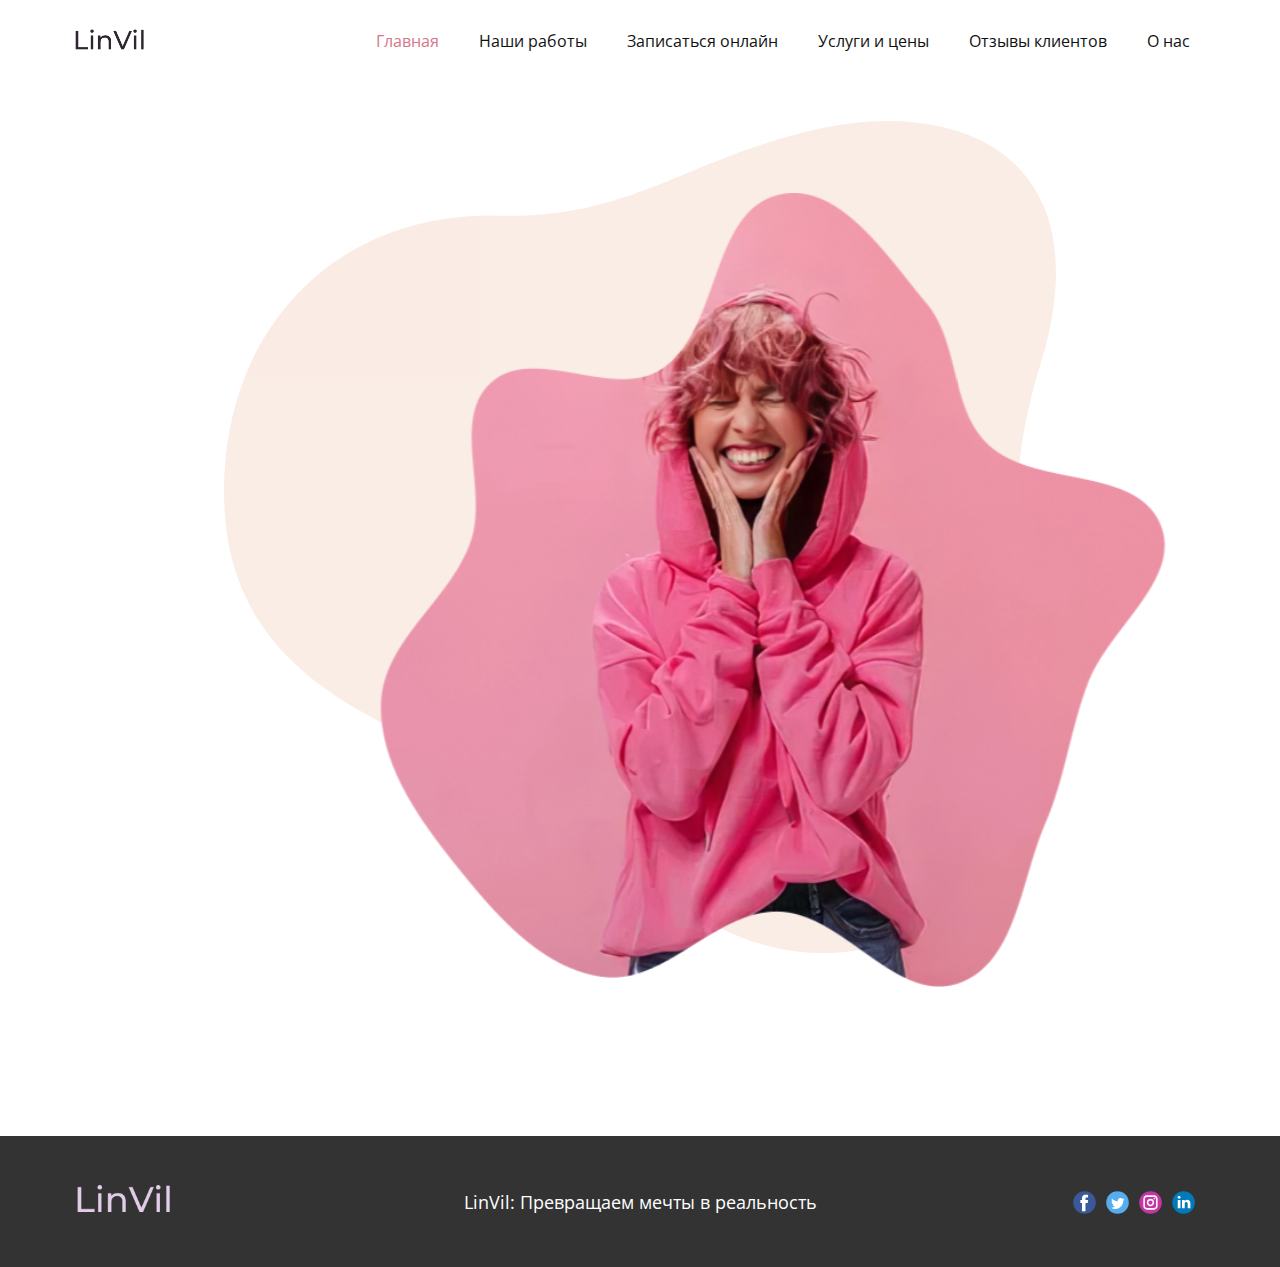
<file: index.html>
<!DOCTYPE html>
<html style="font-size: 16px;" lang="ru"><head>
    <meta name="viewport" content="width=device-width, initial-scale=1.0">
    <meta charset="utf-8">
    <meta name="keywords" content="​​Elevate Your Style, ​We Believe in…, ​ We’re originators, innovators, and style stars., ​We love clothes, ​Work with Us, ​We love helping people feel great in their clothes even more">
    <meta name="description" content="">
    <title>Главная</title>
    <link rel="stylesheet" href="style.css" media="screen">
<link rel="stylesheet" href="Главная.css" media="screen">
    <script class="u-script" type="text/javascript" src="jquery.js" defer=""></script>
    <script class="u-script" type="text/javascript" src="style.js" defer=""></script>
    <link id="u-theme-google-font" rel="stylesheet" href="https://fonts.googleapis.com/css?family=Montserrat:100,100i,200,200i,300,300i,400,400i,500,500i,600,600i,700,700i,800,800i,900,900i|Open+Sans:300,300i,400,400i,500,500i,600,600i,700,700i,800,800i">
    <link id="u-page-google-font" rel="stylesheet" href="https://fonts.googleapis.com/css?family=Titillium+Web:200,200i,300,300i,400,400i,600,600i,700,700i,900">
    
    
    
    <script type="application/ld+json">{
		"@context": "http://schema.org",
		"@type": "Organization",
		"name": "",
		"logo": "images/Frame30.png",
		"sameAs": []
}</script>
    <meta name="theme-color" content="#f9560d">
    <meta property="og:title" content="Главная">
    <meta property="og:type" content="website">
  <meta data-intl-tel-input-cdn-path="intlTelInput/"></head>
  <body data-path-to-root="./" data-include-products="false" class="u-body u-xl-mode" data-lang="ru"><header class="u-clearfix u-header u-header" id="sec-95e7"><div class="u-clearfix u-sheet u-sheet-1">
        <a class="u-image u-logo u-image-1" data-image-width="628" data-image-height="244">
          <img src="images/Frame30.png" class="u-logo-image u-logo-image-1">
        </a>
        <nav class="u-menu u-menu-hamburger u-offcanvas u-menu-1">
          <div class="menu-collapse" style="font-size: 1rem; letter-spacing: 0px;">
            <a class="u-button-style u-custom-left-right-menu-spacing u-custom-padding-bottom u-custom-top-bottom-menu-spacing u-nav-link u-text-active-palette-1-base u-text-hover-palette-2-base" href="#">
              <svg class="u-svg-link" viewBox="0 0 24 24"><use xmlns:xlink="http://www.w3.org/1999/xlink" xlink:href="#menu-hamburger"></use></svg>
              <svg class="u-svg-content" version="1.1" id="menu-hamburger" viewBox="0 0 16 16" x="0px" y="0px" xmlns:xlink="http://www.w3.org/1999/xlink" xmlns="http://www.w3.org/2000/svg"><g><rect y="1" width="16" height="2"></rect><rect y="7" width="16" height="2"></rect><rect y="13" width="16" height="2"></rect>
</g></svg>
            </a>
          </div>
          <div class="u-custom-menu u-nav-container">
            <ul class="u-nav u-unstyled u-nav-1"><li class="u-nav-item"><a class="u-button-style u-nav-link u-text-active-palette-3-base u-text-hover-palette-3-base" href="Главная.html" style="padding: 10px 20px;">Главная</a>
</li><li class="u-nav-item"><a class="u-button-style u-nav-link u-text-active-palette-3-base u-text-hover-palette-3-base" href="Наши-работы.html" style="padding: 10px 20px;">Наши работы</a>
</li><li class="u-nav-item"><a class="u-button-style u-nav-link u-text-active-palette-3-base u-text-hover-palette-3-base" href="Записаться-онлайн.html" style="padding: 10px 20px;">Записаться онлайн</a>
</li><li class="u-nav-item"><a class="u-button-style u-nav-link u-text-active-palette-3-base u-text-hover-palette-3-base" href="Услуги-и-цены.html" style="padding: 10px 20px;">Услуги и цены</a>
</li><li class="u-nav-item"><a class="u-button-style u-nav-link u-text-active-palette-3-base u-text-hover-palette-3-base" href="Отзывы-клиентов.html" style="padding: 10px 20px;">Отзывы клиентов</a>
</li><li class="u-nav-item"><a class="u-button-style u-nav-link u-text-active-palette-3-base u-text-hover-palette-3-base" href="О-нас.html" style="padding: 10px 20px;">О нас</a>
</li></ul>
          </div>
          <div class="u-custom-menu u-nav-container-collapse">
            <div class="u-black u-container-style u-inner-container-layout u-opacity u-opacity-95 u-sidenav">
              <div class="u-inner-container-layout u-sidenav-overflow">
                <div class="u-menu-close"></div>
                <ul class="u-align-center u-nav u-popupmenu-items u-unstyled u-nav-2"><li class="u-nav-item"><a class="u-button-style u-nav-link" href="Главная.html">Главная</a>
</li><li class="u-nav-item"><a class="u-button-style u-nav-link" href="Наши-работы.html">Наши работы</a>
</li><li class="u-nav-item"><a class="u-button-style u-nav-link" href="Записаться-онлайн.html">Записаться онлайн</a>
</li><li class="u-nav-item"><a class="u-button-style u-nav-link" href="Услуги-и-цены.html">Услуги и цены</a>
</li><li class="u-nav-item"><a class="u-button-style u-nav-link" href="Отзывы-клиентов.html">Отзывы клиентов</a>
</li><li class="u-nav-item"><a class="u-button-style u-nav-link" href="О-нас.html">О нас</a>
</li></ul>
              </div>
            </div>
            <div class="u-black u-menu-overlay u-opacity u-opacity-70"></div>
          </div>
        </nav>
      </div></header>
    <section class="u-clearfix u-white u-section-1" id="carousel_3cab">
      <div class="u-clearfix u-sheet u-sheet-1">
        <div class="u-opacity u-opacity-50 u-shape u-shape-svg u-text-palette-2-light-2 u-shape-1" data-animation-name="customAnimationIn" data-animation-duration="1500" data-animation-delay="250">
          <svg class="u-svg-link" preserveAspectRatio="none" viewBox="0 0 160 160" style=""><use xmlns:xlink="http://www.w3.org/1999/xlink" xlink:href="#svg-d8b7"></use></svg>
          <svg class="u-svg-content" viewBox="0 0 160 160" x="0px" y="0px" id="svg-d8b7"><path d="M157.4,45.5c11.3-39.1-16.3-50.2-43.8-43.8c-25.2,5.8-35.5,17.2-61,16.5C21.7,17.4,0,39.8,0,71.3
	c0,49.1,58.2,47.8,76.2,68.5c38.8,44.7,92.8,8.2,79.3-40.3C148.1,73.2,155.9,50.6,157.4,45.5z"></path></svg>
        </div>
        <img class="u-image u-image-contain u-image-default u-preserve-proportions u-image-1" alt="" data-image-width="686" data-image-height="695" data-animation-name="customAnimationIn" data-animation-duration="1500" src="images/Maskgroup.png">
        <div class="custom-expanded u-align-left u-container-style u-group u-radius u-shape-round u-white u-group-1" data-animation-name="customAnimationIn" data-animation-duration="1500" data-animation-delay="750">
          <div class="u-container-layout u-container-layout-1">
            <h1 class="u-align-left u-text u-text-1"> Лучшие ногти для лучшего дня</h1>
            <p class="u-align-left u-text u-text-2"> Забудь о проблемах с поиском мастера, запишись сейчас и получи скидку 10% на все виды процедур</p>
            <a href="Записаться-онлайн.html" class="u-active-palette-2-light-1 u-align-left u-border-2 u-border-active-palette-2-light-1 u-border-hover-palette-2-light-1 u-border-palette-2-light-1 u-btn u-btn-round u-button-style u-hover-palette-2-light-1 u-none u-radius-50 u-text-active-white u-text-body-color u-text-hover-white u-btn-1">Онлайн запись </a>
          </div>
        </div>
      </div>
    </section>
    
    
    
    <footer class="u-align-center-md u-align-center-sm u-align-center-xs u-clearfix u-footer u-grey-80" id="sec-31eb"><div class="u-clearfix u-sheet u-sheet-1">
        <a class="u-image u-logo u-image-1" data-image-width="628" data-image-height="244">
          <img src="images/Frame301.png" class="u-logo-image u-logo-image-1">
        </a>
        <p class="u-align-center-lg u-align-center-md u-align-center-xl u-text u-text-1">LinVil: Превращаем мечты в реальность </p>
        <div class="u-align-left u-social-icons u-spacing-10 u-social-icons-1">
          <a class="u-social-url" title="facebook" target="_blank" href=""><span class="u-icon u-social-facebook u-social-icon u-icon-1"><svg class="u-svg-link" preserveAspectRatio="xMidYMin slice" viewBox="0 0 112 112" style=""><use xmlns:xlink="http://www.w3.org/1999/xlink" xlink:href="#svg-2b4d"></use></svg><svg class="u-svg-content" viewBox="0 0 112 112" x="0" y="0" id="svg-2b4d"><circle fill="currentColor" cx="56.1" cy="56.1" r="55"></circle><path fill="#FFFFFF" d="M73.5,31.6h-9.1c-1.4,0-3.6,0.8-3.6,3.9v8.5h12.6L72,58.3H60.8v40.8H43.9V58.3h-8V43.9h8v-9.2
      c0-6.7,3.1-17,17-17h12.5v13.9H73.5z"></path></svg></span>
          </a>
          <a class="u-social-url" title="twitter" target="_blank" href=""><span class="u-icon u-social-icon u-social-twitter u-icon-2"><svg class="u-svg-link" preserveAspectRatio="xMidYMin slice" viewBox="0 0 112 112" style=""><use xmlns:xlink="http://www.w3.org/1999/xlink" xlink:href="#svg-120e"></use></svg><svg class="u-svg-content" viewBox="0 0 112 112" x="0" y="0" id="svg-120e"><circle fill="currentColor" class="st0" cx="56.1" cy="56.1" r="55"></circle><path fill="#FFFFFF" d="M83.8,47.3c0,0.6,0,1.2,0,1.7c0,17.7-13.5,38.2-38.2,38.2C38,87.2,31,85,25,81.2c1,0.1,2.1,0.2,3.2,0.2
      c6.3,0,12.1-2.1,16.7-5.7c-5.9-0.1-10.8-4-12.5-9.3c0.8,0.2,1.7,0.2,2.5,0.2c1.2,0,2.4-0.2,3.5-0.5c-6.1-1.2-10.8-6.7-10.8-13.1
      c0-0.1,0-0.1,0-0.2c1.8,1,3.9,1.6,6.1,1.7c-3.6-2.4-6-6.5-6-11.2c0-2.5,0.7-4.8,1.8-6.7c6.6,8.1,16.5,13.5,27.6,14
      c-0.2-1-0.3-2-0.3-3.1c0-7.4,6-13.4,13.4-13.4c3.9,0,7.3,1.6,9.8,4.2c3.1-0.6,5.9-1.7,8.5-3.3c-1,3.1-3.1,5.8-5.9,7.4
      c2.7-0.3,5.3-1,7.7-2.1C88.7,43,86.4,45.4,83.8,47.3z"></path></svg></span>
          </a>
          <a class="u-social-url" title="instagram" target="_blank" href=""><span class="u-icon u-social-icon u-social-instagram u-icon-3"><svg class="u-svg-link" preserveAspectRatio="xMidYMin slice" viewBox="0 0 112 112" style=""><use xmlns:xlink="http://www.w3.org/1999/xlink" xlink:href="#svg-771a"></use></svg><svg class="u-svg-content" viewBox="0 0 112 112" x="0" y="0" id="svg-771a"><circle fill="currentColor" cx="56.1" cy="56.1" r="55"></circle><path fill="#FFFFFF" d="M55.9,38.2c-9.9,0-17.9,8-17.9,17.9C38,66,46,74,55.9,74c9.9,0,17.9-8,17.9-17.9C73.8,46.2,65.8,38.2,55.9,38.2
      z M55.9,66.4c-5.7,0-10.3-4.6-10.3-10.3c-0.1-5.7,4.6-10.3,10.3-10.3c5.7,0,10.3,4.6,10.3,10.3C66.2,61.8,61.6,66.4,55.9,66.4z"></path><path fill="#FFFFFF" d="M74.3,33.5c-2.3,0-4.2,1.9-4.2,4.2s1.9,4.2,4.2,4.2s4.2-1.9,4.2-4.2S76.6,33.5,74.3,33.5z"></path><path fill="#FFFFFF" d="M73.1,21.3H38.6c-9.7,0-17.5,7.9-17.5,17.5v34.5c0,9.7,7.9,17.6,17.5,17.6h34.5c9.7,0,17.5-7.9,17.5-17.5V38.8
      C90.6,29.1,82.7,21.3,73.1,21.3z M83,73.3c0,5.5-4.5,9.9-9.9,9.9H38.6c-5.5,0-9.9-4.5-9.9-9.9V38.8c0-5.5,4.5-9.9,9.9-9.9h34.5
      c5.5,0,9.9,4.5,9.9,9.9V73.3z"></path></svg></span>
          </a>
          <a class="u-social-url" title="linkedin" target="_blank" href=""><span class="u-icon u-social-icon u-social-linkedin u-icon-4"><svg class="u-svg-link" preserveAspectRatio="xMidYMin slice" viewBox="0 0 112 112" style=""><use xmlns:xlink="http://www.w3.org/1999/xlink" xlink:href="#svg-8da9"></use></svg><svg class="u-svg-content" viewBox="0 0 112 112" x="0" y="0" id="svg-8da9"><circle fill="currentColor" cx="56.1" cy="56.1" r="55"></circle><path fill="#FFFFFF" d="M41.3,83.7H27.9V43.4h13.4V83.7z M34.6,37.9L34.6,37.9c-4.6,0-7.5-3.1-7.5-7c0-4,3-7,7.6-7s7.4,3,7.5,7
      C42.2,34.8,39.2,37.9,34.6,37.9z M89.6,83.7H76.2V62.2c0-5.4-1.9-9.1-6.8-9.1c-3.7,0-5.9,2.5-6.9,4.9c-0.4,0.9-0.4,2.1-0.4,3.3v22.5
      H48.7c0,0,0.2-36.5,0-40.3h13.4v5.7c1.8-2.7,5-6.7,12.1-6.7c8.8,0,15.4,5.8,15.4,18.1V83.7z"></path></svg></span>
          </a>
        </div>
      </div></footer>
</body></html>
</file>
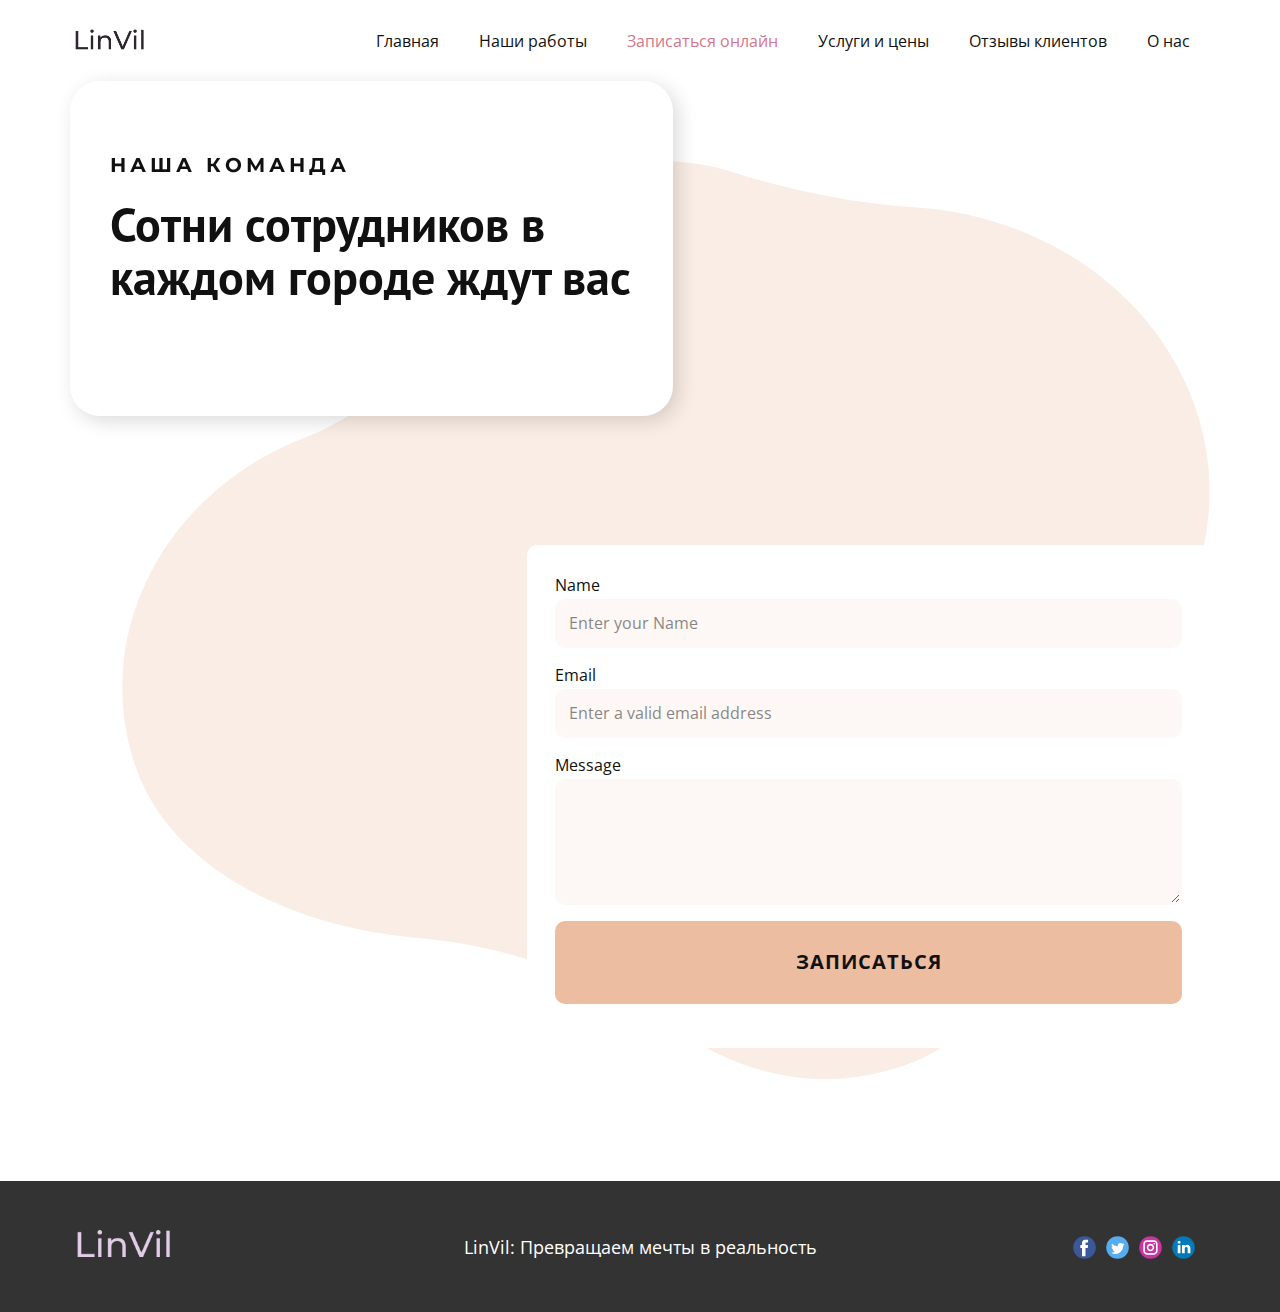
<file: Записаться-онлайн.html>
<!DOCTYPE html>
<html style="font-size: 16px;" lang="ru"><head>
    <meta name="viewport" content="width=device-width, initial-scale=1.0">
    <meta charset="utf-8">
    <meta name="keywords" content="​Meet our stylists">
    <meta name="description" content="">
    <title>Записаться онлайн</title>
    <link rel="stylesheet" href="style.css" media="screen">
<link rel="stylesheet" href="Записаться-онлайн.css" media="screen">
    <script class="u-script" type="text/javascript" src="jquery.js" defer=""></script>
    <script class="u-script" type="text/javascript" src="style.js" defer=""></script>
    <meta name="referrer" content="origin">
    <link id="u-theme-google-font" rel="stylesheet" href="https://fonts.googleapis.com/css?family=Montserrat:100,100i,200,200i,300,300i,400,400i,500,500i,600,600i,700,700i,800,800i,900,900i|Open+Sans:300,300i,400,400i,500,500i,600,600i,700,700i,800,800i">
    <link id="u-page-google-font" rel="stylesheet" href="https://fonts.googleapis.com/css?family=Montserrat:100,100i,200,200i,300,300i,400,400i,500,500i,600,600i,700,700i,800,800i,900,900i|PT+Sans:400,400i,700,700i">
    
    
    
    <script type="application/ld+json">{
		"@context": "http://schema.org",
		"@type": "Organization",
		"name": "",
		"logo": "images/Frame30.png",
		"sameAs": []
}</script>
    <meta name="theme-color" content="#f9560d">
    <meta property="og:title" content="Записаться онлайн">
    <meta property="og:type" content="website">
  <meta data-intl-tel-input-cdn-path="intlTelInput/"></head>
  <body data-path-to-root="./" data-include-products="false" class="u-body u-xl-mode" data-lang="ru"><header class="u-clearfix u-header u-header" id="sec-95e7"><div class="u-clearfix u-sheet u-sheet-1">
        <a class="u-image u-logo u-image-1" data-image-width="628" data-image-height="244">
          <img src="images/Frame30.png" class="u-logo-image u-logo-image-1">
        </a>
        <nav class="u-menu u-menu-hamburger u-offcanvas u-menu-1">
          <div class="menu-collapse" style="font-size: 1rem; letter-spacing: 0px;">
            <a class="u-button-style u-custom-left-right-menu-spacing u-custom-padding-bottom u-custom-top-bottom-menu-spacing u-nav-link u-text-active-palette-1-base u-text-hover-palette-2-base" href="#">
              <svg class="u-svg-link" viewBox="0 0 24 24"><use xmlns:xlink="http://www.w3.org/1999/xlink" xlink:href="#menu-hamburger"></use></svg>
              <svg class="u-svg-content" version="1.1" id="menu-hamburger" viewBox="0 0 16 16" x="0px" y="0px" xmlns:xlink="http://www.w3.org/1999/xlink" xmlns="http://www.w3.org/2000/svg"><g><rect y="1" width="16" height="2"></rect><rect y="7" width="16" height="2"></rect><rect y="13" width="16" height="2"></rect>
</g></svg>
            </a>
          </div>
          <div class="u-custom-menu u-nav-container">
            <ul class="u-nav u-unstyled u-nav-1"><li class="u-nav-item"><a class="u-button-style u-nav-link u-text-active-palette-3-base u-text-hover-palette-3-base" href="Главная.html" style="padding: 10px 20px;">Главная</a>
</li><li class="u-nav-item"><a class="u-button-style u-nav-link u-text-active-palette-3-base u-text-hover-palette-3-base" href="Наши-работы.html" style="padding: 10px 20px;">Наши работы</a>
</li><li class="u-nav-item"><a class="u-button-style u-nav-link u-text-active-palette-3-base u-text-hover-palette-3-base" href="Записаться-онлайн.html" style="padding: 10px 20px;">Записаться онлайн</a>
</li><li class="u-nav-item"><a class="u-button-style u-nav-link u-text-active-palette-3-base u-text-hover-palette-3-base" href="Услуги-и-цены.html" style="padding: 10px 20px;">Услуги и цены</a>
</li><li class="u-nav-item"><a class="u-button-style u-nav-link u-text-active-palette-3-base u-text-hover-palette-3-base" href="Отзывы-клиентов.html" style="padding: 10px 20px;">Отзывы клиентов</a>
</li><li class="u-nav-item"><a class="u-button-style u-nav-link u-text-active-palette-3-base u-text-hover-palette-3-base" href="О-нас.html" style="padding: 10px 20px;">О нас</a>
</li></ul>
          </div>
          <div class="u-custom-menu u-nav-container-collapse">
            <div class="u-black u-container-style u-inner-container-layout u-opacity u-opacity-95 u-sidenav">
              <div class="u-inner-container-layout u-sidenav-overflow">
                <div class="u-menu-close"></div>
                <ul class="u-align-center u-nav u-popupmenu-items u-unstyled u-nav-2"><li class="u-nav-item"><a class="u-button-style u-nav-link" href="Главная.html">Главная</a>
</li><li class="u-nav-item"><a class="u-button-style u-nav-link" href="Наши-работы.html">Наши работы</a>
</li><li class="u-nav-item"><a class="u-button-style u-nav-link" href="Записаться-онлайн.html">Записаться онлайн</a>
</li><li class="u-nav-item"><a class="u-button-style u-nav-link" href="Услуги-и-цены.html">Услуги и цены</a>
</li><li class="u-nav-item"><a class="u-button-style u-nav-link" href="Отзывы-клиентов.html">Отзывы клиентов</a>
</li><li class="u-nav-item"><a class="u-button-style u-nav-link" href="О-нас.html">О нас</a>
</li></ul>
              </div>
            </div>
            <div class="u-black u-menu-overlay u-opacity u-opacity-70"></div>
          </div>
        </nav>
      </div></header>
    <section class="u-clearfix u-section-1" id="carousel_36ba">
      <div class="u-clearfix u-sheet u-sheet-1">
        <div class="u-expanded-width-xs u-opacity u-opacity-50 u-shape u-shape-svg u-text-palette-2-light-2 u-shape-1" data-animation-name="customAnimationIn" data-animation-duration="1500" data-animation-delay="250">
          <svg class="u-svg-link" preserveAspectRatio="none" viewBox="0 0 160 150" style=""><use xmlns:xlink="http://www.w3.org/1999/xlink" xlink:href="#svg-1073"></use></svg>
          <svg xmlns="http://www.w3.org/2000/svg" xmlns:xlink="http://www.w3.org/1999/xlink" version="1.1" xml:space="preserve" class="u-svg-content" viewBox="0 0 160 150" x="0px" y="0px" id="svg-1073"><path d="M43.2,126.9c14.2,1.3,27.6,7,39.1,15.6c8.3,6.1,19.4,10.3,32.7,5.3c11.7-4.4,18.6-17.4,21-30.2c2.6-13.3,8.1-25.9,15.7-37.1
	c8.3-12.1,10.8-27.9,5.3-42.7C150.5,20.3,134.6,9,117,7.6C107.9,6.9,98.8,5,90.1,1.9C83-0.6,75-0.7,67.4,2.1
	c-9.9,3.7-17,11.6-20.1,21c-3.3,10.1-10.9,18-20.6,22.2c-0.1,0-0.1,0.1-0.2,0.1c-20.3,8.9-31,32-24.6,53.2
	C6.9,115.6,25.2,125.2,43.2,126.9z"></path></svg>
        </div>
        <div class="u-palette-2-light-2 u-shape u-shape-circle u-shape-2" data-animation-name="customAnimationIn" data-animation-duration="1500" data-animation-delay="750"></div>
        <div class="custom-expanded u-align-left u-container-align-left u-container-style u-group u-radius-30 u-shape-round u-white u-group-1" data-animation-name="customAnimationIn" data-animation-duration="1500" data-animation-delay="500">
          <div class="u-container-layout u-container-layout-1">
            <h5 class="u-align-left u-text u-text-default u-text-1">нАША КОМАНДА </h5>
            <h2 class="u-align-left u-custom-font u-font-pt-sans u-text u-text-2">Сотни сотрудников в каждом городе ​ждут вас </h2>
          </div>
        </div>
        <div class="u-expanded-width-xs u-form u-radius-10 u-white u-form-1">
          <form action="https://forms.nicepagesrv.com/v2/form/process" class="u-clearfix u-form-spacing-15 u-form-vertical u-inner-form" source="email" name="form" style="padding: 28px;">
            <div class="u-form-group u-form-name">
              <label for="name-4c18" class="u-label">Name</label>
              <input type="text" placeholder="Enter your Name" id="name-4c18" name="name" class="u-border-2 u-border-palette-2-light-3 u-input u-input-rectangle u-palette-2-light-3 u-radius-10" required="">
            </div>
            <div class="u-form-email u-form-group">
              <label for="email-4c18" class="u-label">Email</label>
              <input type="email" placeholder="Enter a valid email address" id="email-4c18" name="email" class="u-border-2 u-border-palette-2-light-3 u-input u-input-rectangle u-palette-2-light-3 u-radius-10" required="">
            </div>
            <div class="u-form-group u-form-message">
              <label for="message-4c18" class="u-label">Message</label>
              <textarea placeholder="​" rows="4" cols="50" id="message-4c18" name="message" class="u-border-2 u-border-palette-2-light-3 u-input u-input-rectangle u-palette-2-light-3 u-radius-10" required=""></textarea>
            </div>
            <div class="u-align-right u-form-group u-form-submit">
              <a href="#" class="u-active-palette-2-light-1 u-border-2 u-border-active-palette-2-light-1 u-border-hover-palette-2-light-1 u-border-palette-2-base u-btn u-btn-round u-btn-submit u-button-style u-hover-palette-2-light-1 u-palette-2-base u-radius-10 u-btn-1">записаться </a>
              <input type="submit" value="submit" class="u-form-control-hidden" wfd-invisible="true">
            </div>
            <div class="u-form-send-message u-form-send-success" wfd-invisible="true"> Thank you! Your message has been sent. </div>
            <div class="u-form-send-error u-form-send-message" wfd-invisible="true"> Unable to send your message. Please fix errors then try again. </div>
            <input type="hidden" value="" name="recaptchaResponse" wfd-invisible="true">
            <input type="hidden" name="formServices" value="4d2ba895-4547-5e7b-fbc4-f470f83bd5dd">
          </form>
        </div>
      </div>
    </section>
    
    
    
    <footer class="u-align-center-md u-align-center-sm u-align-center-xs u-clearfix u-footer u-grey-80" id="sec-31eb"><div class="u-clearfix u-sheet u-sheet-1">
        <a class="u-image u-logo u-image-1" data-image-width="628" data-image-height="244">
          <img src="images/Frame301.png" class="u-logo-image u-logo-image-1">
        </a>
        <p class="u-align-center-lg u-align-center-md u-align-center-xl u-text u-text-1">LinVil: Превращаем мечты в реальность </p>
        <div class="u-align-left u-social-icons u-spacing-10 u-social-icons-1">
          <a class="u-social-url" title="facebook" target="_blank" href=""><span class="u-icon u-social-facebook u-social-icon u-icon-1"><svg class="u-svg-link" preserveAspectRatio="xMidYMin slice" viewBox="0 0 112 112" style=""><use xmlns:xlink="http://www.w3.org/1999/xlink" xlink:href="#svg-2b4d"></use></svg><svg class="u-svg-content" viewBox="0 0 112 112" x="0" y="0" id="svg-2b4d"><circle fill="currentColor" cx="56.1" cy="56.1" r="55"></circle><path fill="#FFFFFF" d="M73.5,31.6h-9.1c-1.4,0-3.6,0.8-3.6,3.9v8.5h12.6L72,58.3H60.8v40.8H43.9V58.3h-8V43.9h8v-9.2
      c0-6.7,3.1-17,17-17h12.5v13.9H73.5z"></path></svg></span>
          </a>
          <a class="u-social-url" title="twitter" target="_blank" href=""><span class="u-icon u-social-icon u-social-twitter u-icon-2"><svg class="u-svg-link" preserveAspectRatio="xMidYMin slice" viewBox="0 0 112 112" style=""><use xmlns:xlink="http://www.w3.org/1999/xlink" xlink:href="#svg-120e"></use></svg><svg class="u-svg-content" viewBox="0 0 112 112" x="0" y="0" id="svg-120e"><circle fill="currentColor" class="st0" cx="56.1" cy="56.1" r="55"></circle><path fill="#FFFFFF" d="M83.8,47.3c0,0.6,0,1.2,0,1.7c0,17.7-13.5,38.2-38.2,38.2C38,87.2,31,85,25,81.2c1,0.1,2.1,0.2,3.2,0.2
      c6.3,0,12.1-2.1,16.7-5.7c-5.9-0.1-10.8-4-12.5-9.3c0.8,0.2,1.7,0.2,2.5,0.2c1.2,0,2.4-0.2,3.5-0.5c-6.1-1.2-10.8-6.7-10.8-13.1
      c0-0.1,0-0.1,0-0.2c1.8,1,3.9,1.6,6.1,1.7c-3.6-2.4-6-6.5-6-11.2c0-2.5,0.7-4.8,1.8-6.7c6.6,8.1,16.5,13.5,27.6,14
      c-0.2-1-0.3-2-0.3-3.1c0-7.4,6-13.4,13.4-13.4c3.9,0,7.3,1.6,9.8,4.2c3.1-0.6,5.9-1.7,8.5-3.3c-1,3.1-3.1,5.8-5.9,7.4
      c2.7-0.3,5.3-1,7.7-2.1C88.7,43,86.4,45.4,83.8,47.3z"></path></svg></span>
          </a>
          <a class="u-social-url" title="instagram" target="_blank" href=""><span class="u-icon u-social-icon u-social-instagram u-icon-3"><svg class="u-svg-link" preserveAspectRatio="xMidYMin slice" viewBox="0 0 112 112" style=""><use xmlns:xlink="http://www.w3.org/1999/xlink" xlink:href="#svg-771a"></use></svg><svg class="u-svg-content" viewBox="0 0 112 112" x="0" y="0" id="svg-771a"><circle fill="currentColor" cx="56.1" cy="56.1" r="55"></circle><path fill="#FFFFFF" d="M55.9,38.2c-9.9,0-17.9,8-17.9,17.9C38,66,46,74,55.9,74c9.9,0,17.9-8,17.9-17.9C73.8,46.2,65.8,38.2,55.9,38.2
      z M55.9,66.4c-5.7,0-10.3-4.6-10.3-10.3c-0.1-5.7,4.6-10.3,10.3-10.3c5.7,0,10.3,4.6,10.3,10.3C66.2,61.8,61.6,66.4,55.9,66.4z"></path><path fill="#FFFFFF" d="M74.3,33.5c-2.3,0-4.2,1.9-4.2,4.2s1.9,4.2,4.2,4.2s4.2-1.9,4.2-4.2S76.6,33.5,74.3,33.5z"></path><path fill="#FFFFFF" d="M73.1,21.3H38.6c-9.7,0-17.5,7.9-17.5,17.5v34.5c0,9.7,7.9,17.6,17.5,17.6h34.5c9.7,0,17.5-7.9,17.5-17.5V38.8
      C90.6,29.1,82.7,21.3,73.1,21.3z M83,73.3c0,5.5-4.5,9.9-9.9,9.9H38.6c-5.5,0-9.9-4.5-9.9-9.9V38.8c0-5.5,4.5-9.9,9.9-9.9h34.5
      c5.5,0,9.9,4.5,9.9,9.9V73.3z"></path></svg></span>
          </a>
          <a class="u-social-url" title="linkedin" target="_blank" href=""><span class="u-icon u-social-icon u-social-linkedin u-icon-4"><svg class="u-svg-link" preserveAspectRatio="xMidYMin slice" viewBox="0 0 112 112" style=""><use xmlns:xlink="http://www.w3.org/1999/xlink" xlink:href="#svg-8da9"></use></svg><svg class="u-svg-content" viewBox="0 0 112 112" x="0" y="0" id="svg-8da9"><circle fill="currentColor" cx="56.1" cy="56.1" r="55"></circle><path fill="#FFFFFF" d="M41.3,83.7H27.9V43.4h13.4V83.7z M34.6,37.9L34.6,37.9c-4.6,0-7.5-3.1-7.5-7c0-4,3-7,7.6-7s7.4,3,7.5,7
      C42.2,34.8,39.2,37.9,34.6,37.9z M89.6,83.7H76.2V62.2c0-5.4-1.9-9.1-6.8-9.1c-3.7,0-5.9,2.5-6.9,4.9c-0.4,0.9-0.4,2.1-0.4,3.3v22.5
      H48.7c0,0,0.2-36.5,0-40.3h13.4v5.7c1.8-2.7,5-6.7,12.1-6.7c8.8,0,15.4,5.8,15.4,18.1V83.7z"></path></svg></span>
          </a>
        </div>
      </div></footer>
</body></html>
</file>
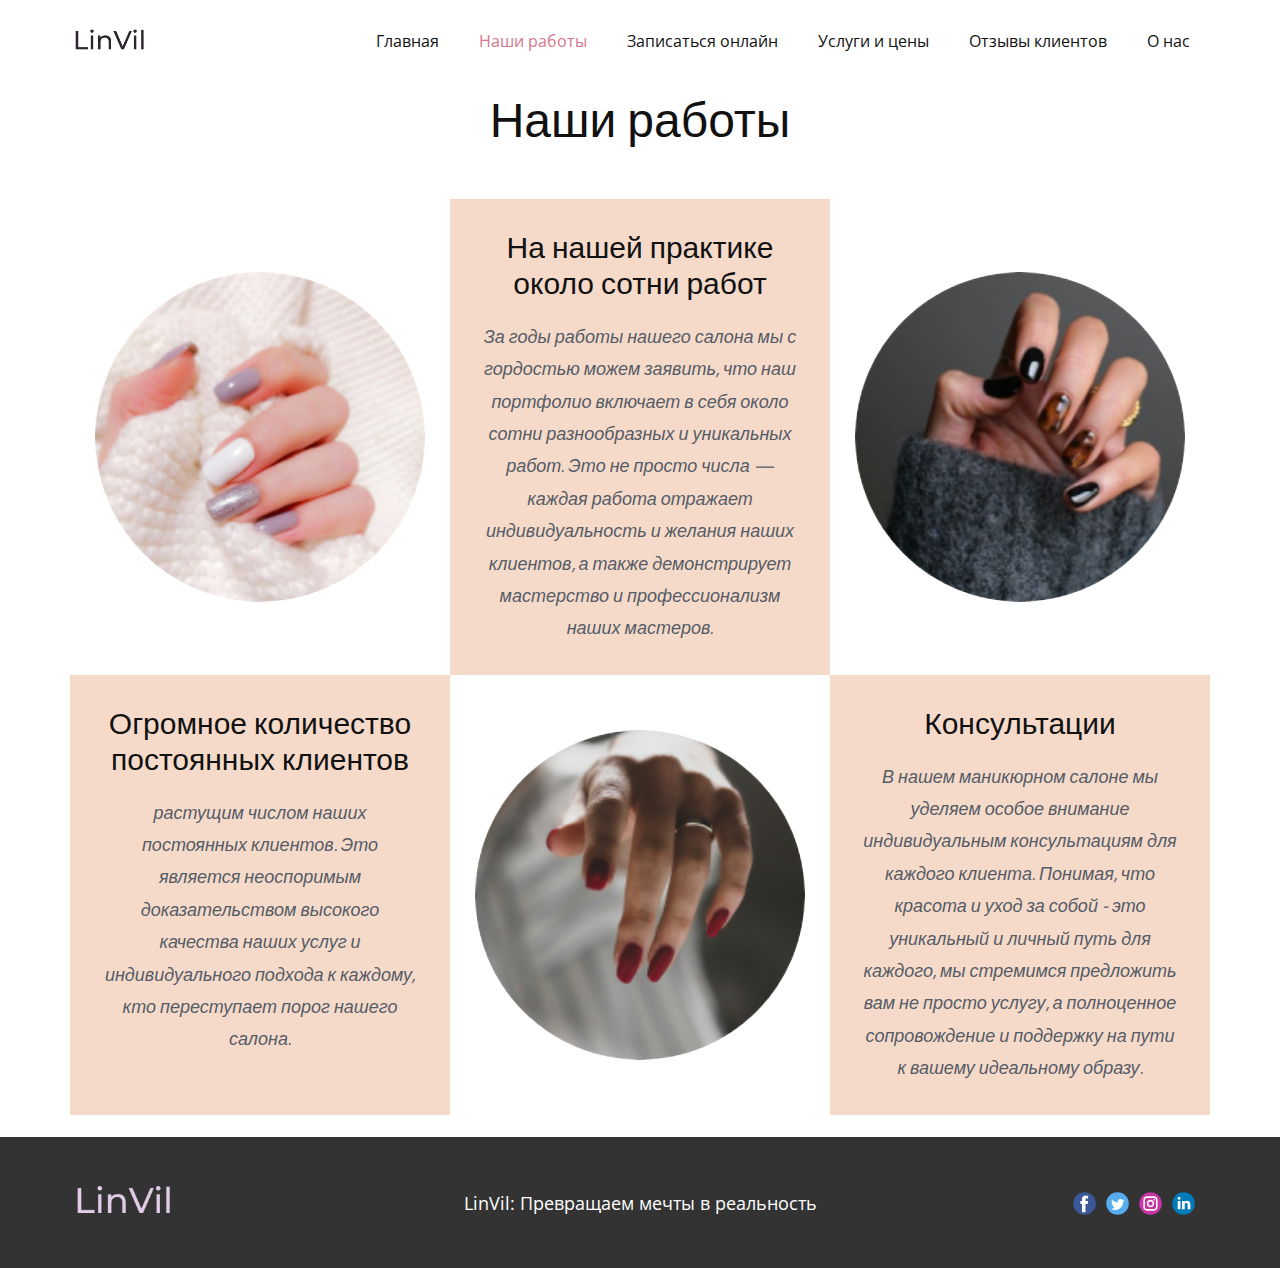
<file: Наши-работы.html>
<!DOCTYPE html>
<html style="font-size: 16px;" lang="ru"><head>
    <meta name="viewport" content="width=device-width, initial-scale=1.0">
    <meta charset="utf-8">
    <meta name="keywords" content="​Hair and Beauty Services">
    <meta name="description" content="">
    <title>Наши работы</title>
    <link rel="stylesheet" href="style.css" media="screen">
<link rel="stylesheet" href="Наши-работы.css" media="screen">
    <script class="u-script" type="text/javascript" src="jquery.js" defer=""></script>
    <script class="u-script" type="text/javascript" src="style.js" defer=""></script>
    <link id="u-theme-google-font" rel="stylesheet" href="https://fonts.googleapis.com/css?family=Montserrat:100,100i,200,200i,300,300i,400,400i,500,500i,600,600i,700,700i,800,800i,900,900i|Open+Sans:300,300i,400,400i,500,500i,600,600i,700,700i,800,800i">
    <link id="u-page-google-font" rel="stylesheet" href="https://fonts.googleapis.com/css?family=Titillium+Web:200,200i,300,300i,400,400i,600,600i,700,700i,900">
    
    
    
    <script type="application/ld+json">{
		"@context": "http://schema.org",
		"@type": "Organization",
		"name": "",
		"logo": "images/Frame30.png",
		"sameAs": []
}</script>
    <meta name="theme-color" content="#f9560d">
    <meta property="og:title" content="Наши работы">
    <meta property="og:type" content="website">
  <meta data-intl-tel-input-cdn-path="intlTelInput/"></head>
  <body data-path-to-root="./" data-include-products="false" class="u-body u-xl-mode" data-lang="ru"><header class="u-clearfix u-header u-header" id="sec-95e7"><div class="u-clearfix u-sheet u-sheet-1">
        <a class="u-image u-logo u-image-1" data-image-width="628" data-image-height="244">
          <img src="images/Frame30.png" class="u-logo-image u-logo-image-1">
        </a>
        <nav class="u-menu u-menu-hamburger u-offcanvas u-menu-1">
          <div class="menu-collapse" style="font-size: 1rem; letter-spacing: 0px;">
            <a class="u-button-style u-custom-left-right-menu-spacing u-custom-padding-bottom u-custom-top-bottom-menu-spacing u-nav-link u-text-active-palette-1-base u-text-hover-palette-2-base" href="#">
              <svg class="u-svg-link" viewBox="0 0 24 24"><use xmlns:xlink="http://www.w3.org/1999/xlink" xlink:href="#menu-hamburger"></use></svg>
              <svg class="u-svg-content" version="1.1" id="menu-hamburger" viewBox="0 0 16 16" x="0px" y="0px" xmlns:xlink="http://www.w3.org/1999/xlink" xmlns="http://www.w3.org/2000/svg"><g><rect y="1" width="16" height="2"></rect><rect y="7" width="16" height="2"></rect><rect y="13" width="16" height="2"></rect>
</g></svg>
            </a>
          </div>
          <div class="u-custom-menu u-nav-container">
            <ul class="u-nav u-unstyled u-nav-1"><li class="u-nav-item"><a class="u-button-style u-nav-link u-text-active-palette-3-base u-text-hover-palette-3-base" href="Главная.html" style="padding: 10px 20px;">Главная</a>
</li><li class="u-nav-item"><a class="u-button-style u-nav-link u-text-active-palette-3-base u-text-hover-palette-3-base" href="Наши-работы.html" style="padding: 10px 20px;">Наши работы</a>
</li><li class="u-nav-item"><a class="u-button-style u-nav-link u-text-active-palette-3-base u-text-hover-palette-3-base" href="Записаться-онлайн.html" style="padding: 10px 20px;">Записаться онлайн</a>
</li><li class="u-nav-item"><a class="u-button-style u-nav-link u-text-active-palette-3-base u-text-hover-palette-3-base" href="Услуги-и-цены.html" style="padding: 10px 20px;">Услуги и цены</a>
</li><li class="u-nav-item"><a class="u-button-style u-nav-link u-text-active-palette-3-base u-text-hover-palette-3-base" href="Отзывы-клиентов.html" style="padding: 10px 20px;">Отзывы клиентов</a>
</li><li class="u-nav-item"><a class="u-button-style u-nav-link u-text-active-palette-3-base u-text-hover-palette-3-base" href="О-нас.html" style="padding: 10px 20px;">О нас</a>
</li></ul>
          </div>
          <div class="u-custom-menu u-nav-container-collapse">
            <div class="u-black u-container-style u-inner-container-layout u-opacity u-opacity-95 u-sidenav">
              <div class="u-inner-container-layout u-sidenav-overflow">
                <div class="u-menu-close"></div>
                <ul class="u-align-center u-nav u-popupmenu-items u-unstyled u-nav-2"><li class="u-nav-item"><a class="u-button-style u-nav-link" href="Главная.html">Главная</a>
</li><li class="u-nav-item"><a class="u-button-style u-nav-link" href="Наши-работы.html">Наши работы</a>
</li><li class="u-nav-item"><a class="u-button-style u-nav-link" href="Записаться-онлайн.html">Записаться онлайн</a>
</li><li class="u-nav-item"><a class="u-button-style u-nav-link" href="Услуги-и-цены.html">Услуги и цены</a>
</li><li class="u-nav-item"><a class="u-button-style u-nav-link" href="Отзывы-клиентов.html">Отзывы клиентов</a>
</li><li class="u-nav-item"><a class="u-button-style u-nav-link" href="О-нас.html">О нас</a>
</li></ul>
              </div>
            </div>
            <div class="u-black u-menu-overlay u-opacity u-opacity-70"></div>
          </div>
        </nav>
      </div></header>
    <section class="u-align-center u-clearfix u-white u-section-1" id="carousel_48dd">
      <div class="u-clearfix u-sheet u-sheet-1">
        <h2 class="u-custom-font u-font-titillium-web u-text u-text-1">Наши работы </h2>
        <div class="data-layout-selected u-clearfix u-expanded-width u-gutter-0 u-layout-wrap u-layout-wrap-1">
          <div class="u-gutter-0 u-layout">
            <div class="u-layout-col">
              <div class="u-size-30">
                <div class="u-layout-row">
                  <div class="u-align-center-xl u-container-style u-layout-cell u-size-20 u-layout-cell-1">
                    <div class="u-container-layout u-valign-middle-md u-valign-middle-sm u-valign-middle-xl u-valign-middle-xs u-container-layout-1">
                      <div class="u-image u-image-circle u-image-1" data-image-width="203" data-image-height="203"></div>
                    </div>
                  </div>
                  <div class="u-align-center u-container-style u-layout-cell u-palette-2-light-2 u-size-20 u-layout-cell-2">
                    <div class="u-container-layout u-container-layout-2">
                      <h3 class="u-custom-font u-font-titillium-web u-text u-text-default u-text-2">На нашей практике около сотни работ </h3>
                      <p class="u-custom-font u-font-titillium-web u-text u-text-palette-5-dark-2 u-text-3">За годы работы нашего салона мы с гордостью можем заявить, что наш портфолио включает в себя около сотни разнообразных и уникальных работ. Это не просто числа — каждая работа отражает индивидуальность и желания наших клиентов, а также демонстрирует мастерство и профессионализм наших мастеров. </p>
                    </div>
                  </div>
                  <div class="u-align-center-xl u-container-style u-layout-cell u-size-20 u-layout-cell-3">
                    <div class="u-container-layout u-valign-middle-sm u-valign-middle-xl u-valign-middle-xs u-container-layout-3">
                      <div class="u-image u-image-circle u-image-2" data-image-width="203" data-image-height="203"></div>
                    </div>
                  </div>
                </div>
              </div>
              <div class="u-size-30">
                <div class="u-layout-row">
                  <div class="u-align-center u-container-style u-layout-cell u-palette-2-light-2 u-size-20 u-layout-cell-4">
                    <div class="u-container-layout u-container-layout-4">
                      <h3 class="u-custom-font u-font-titillium-web u-text u-text-default u-text-4">Огромное количество постоянных клиентов </h3>
                      <p class="u-custom-font u-font-titillium-web u-text u-text-palette-5-dark-2 u-text-5">растущим числом наших постоянных клиентов. Это является неоспоримым доказательством высокого качества наших услуг и индивидуального подхода к каждому, кто переступает порог нашего салона. </p>
                    </div>
                  </div>
                  <div class="u-align-center-xl u-container-style u-layout-cell u-size-20 u-layout-cell-5">
                    <div class="u-container-layout u-valign-middle-md u-valign-middle-sm u-valign-middle-xl u-valign-middle-xs u-container-layout-5">
                      <div class="u-image u-image-circle u-image-3" data-image-width="203" data-image-height="203"></div>
                    </div>
                  </div>
                  <div class="u-align-center u-container-style u-layout-cell u-palette-2-light-2 u-size-20 u-layout-cell-6">
                    <div class="u-container-layout u-container-layout-6">
                      <h3 class="u-custom-font u-font-titillium-web u-text u-text-default u-text-6"> Консультации</h3>
                      <p class="u-custom-font u-font-titillium-web u-text u-text-palette-5-dark-2 u-text-7">В нашем маникюрном салоне мы уделяем особое внимание индивидуальным консультациям для каждого клиента. Понимая, что красота и уход за собой - это уникальный и личный путь для каждого, мы стремимся предложить вам не просто услугу, а полноценное сопровождение и поддержку на пути к вашему идеальному образу. </p>
                    </div>
                  </div>
                </div>
              </div>
            </div>
          </div>
        </div>
      </div>
    </section>
    
    
    
    <footer class="u-align-center-md u-align-center-sm u-align-center-xs u-clearfix u-footer u-grey-80" id="sec-31eb"><div class="u-clearfix u-sheet u-sheet-1">
        <a class="u-image u-logo u-image-1" data-image-width="628" data-image-height="244">
          <img src="images/Frame301.png" class="u-logo-image u-logo-image-1">
        </a>
        <p class="u-align-center-lg u-align-center-md u-align-center-xl u-text u-text-1">LinVil: Превращаем мечты в реальность </p>
        <div class="u-align-left u-social-icons u-spacing-10 u-social-icons-1">
          <a class="u-social-url" title="facebook" target="_blank" href=""><span class="u-icon u-social-facebook u-social-icon u-icon-1"><svg class="u-svg-link" preserveAspectRatio="xMidYMin slice" viewBox="0 0 112 112" style=""><use xmlns:xlink="http://www.w3.org/1999/xlink" xlink:href="#svg-2b4d"></use></svg><svg class="u-svg-content" viewBox="0 0 112 112" x="0" y="0" id="svg-2b4d"><circle fill="currentColor" cx="56.1" cy="56.1" r="55"></circle><path fill="#FFFFFF" d="M73.5,31.6h-9.1c-1.4,0-3.6,0.8-3.6,3.9v8.5h12.6L72,58.3H60.8v40.8H43.9V58.3h-8V43.9h8v-9.2
      c0-6.7,3.1-17,17-17h12.5v13.9H73.5z"></path></svg></span>
          </a>
          <a class="u-social-url" title="twitter" target="_blank" href=""><span class="u-icon u-social-icon u-social-twitter u-icon-2"><svg class="u-svg-link" preserveAspectRatio="xMidYMin slice" viewBox="0 0 112 112" style=""><use xmlns:xlink="http://www.w3.org/1999/xlink" xlink:href="#svg-120e"></use></svg><svg class="u-svg-content" viewBox="0 0 112 112" x="0" y="0" id="svg-120e"><circle fill="currentColor" class="st0" cx="56.1" cy="56.1" r="55"></circle><path fill="#FFFFFF" d="M83.8,47.3c0,0.6,0,1.2,0,1.7c0,17.7-13.5,38.2-38.2,38.2C38,87.2,31,85,25,81.2c1,0.1,2.1,0.2,3.2,0.2
      c6.3,0,12.1-2.1,16.7-5.7c-5.9-0.1-10.8-4-12.5-9.3c0.8,0.2,1.7,0.2,2.5,0.2c1.2,0,2.4-0.2,3.5-0.5c-6.1-1.2-10.8-6.7-10.8-13.1
      c0-0.1,0-0.1,0-0.2c1.8,1,3.9,1.6,6.1,1.7c-3.6-2.4-6-6.5-6-11.2c0-2.5,0.7-4.8,1.8-6.7c6.6,8.1,16.5,13.5,27.6,14
      c-0.2-1-0.3-2-0.3-3.1c0-7.4,6-13.4,13.4-13.4c3.9,0,7.3,1.6,9.8,4.2c3.1-0.6,5.9-1.7,8.5-3.3c-1,3.1-3.1,5.8-5.9,7.4
      c2.7-0.3,5.3-1,7.7-2.1C88.7,43,86.4,45.4,83.8,47.3z"></path></svg></span>
          </a>
          <a class="u-social-url" title="instagram" target="_blank" href=""><span class="u-icon u-social-icon u-social-instagram u-icon-3"><svg class="u-svg-link" preserveAspectRatio="xMidYMin slice" viewBox="0 0 112 112" style=""><use xmlns:xlink="http://www.w3.org/1999/xlink" xlink:href="#svg-771a"></use></svg><svg class="u-svg-content" viewBox="0 0 112 112" x="0" y="0" id="svg-771a"><circle fill="currentColor" cx="56.1" cy="56.1" r="55"></circle><path fill="#FFFFFF" d="M55.9,38.2c-9.9,0-17.9,8-17.9,17.9C38,66,46,74,55.9,74c9.9,0,17.9-8,17.9-17.9C73.8,46.2,65.8,38.2,55.9,38.2
      z M55.9,66.4c-5.7,0-10.3-4.6-10.3-10.3c-0.1-5.7,4.6-10.3,10.3-10.3c5.7,0,10.3,4.6,10.3,10.3C66.2,61.8,61.6,66.4,55.9,66.4z"></path><path fill="#FFFFFF" d="M74.3,33.5c-2.3,0-4.2,1.9-4.2,4.2s1.9,4.2,4.2,4.2s4.2-1.9,4.2-4.2S76.6,33.5,74.3,33.5z"></path><path fill="#FFFFFF" d="M73.1,21.3H38.6c-9.7,0-17.5,7.9-17.5,17.5v34.5c0,9.7,7.9,17.6,17.5,17.6h34.5c9.7,0,17.5-7.9,17.5-17.5V38.8
      C90.6,29.1,82.7,21.3,73.1,21.3z M83,73.3c0,5.5-4.5,9.9-9.9,9.9H38.6c-5.5,0-9.9-4.5-9.9-9.9V38.8c0-5.5,4.5-9.9,9.9-9.9h34.5
      c5.5,0,9.9,4.5,9.9,9.9V73.3z"></path></svg></span>
          </a>
          <a class="u-social-url" title="linkedin" target="_blank" href=""><span class="u-icon u-social-icon u-social-linkedin u-icon-4"><svg class="u-svg-link" preserveAspectRatio="xMidYMin slice" viewBox="0 0 112 112" style=""><use xmlns:xlink="http://www.w3.org/1999/xlink" xlink:href="#svg-8da9"></use></svg><svg class="u-svg-content" viewBox="0 0 112 112" x="0" y="0" id="svg-8da9"><circle fill="currentColor" cx="56.1" cy="56.1" r="55"></circle><path fill="#FFFFFF" d="M41.3,83.7H27.9V43.4h13.4V83.7z M34.6,37.9L34.6,37.9c-4.6,0-7.5-3.1-7.5-7c0-4,3-7,7.6-7s7.4,3,7.5,7
      C42.2,34.8,39.2,37.9,34.6,37.9z M89.6,83.7H76.2V62.2c0-5.4-1.9-9.1-6.8-9.1c-3.7,0-5.9,2.5-6.9,4.9c-0.4,0.9-0.4,2.1-0.4,3.3v22.5
      H48.7c0,0,0.2-36.5,0-40.3h13.4v5.7c1.8-2.7,5-6.7,12.1-6.7c8.8,0,15.4,5.8,15.4,18.1V83.7z"></path></svg></span>
          </a>
        </div>
      </div></footer>
</body></html>
</file>
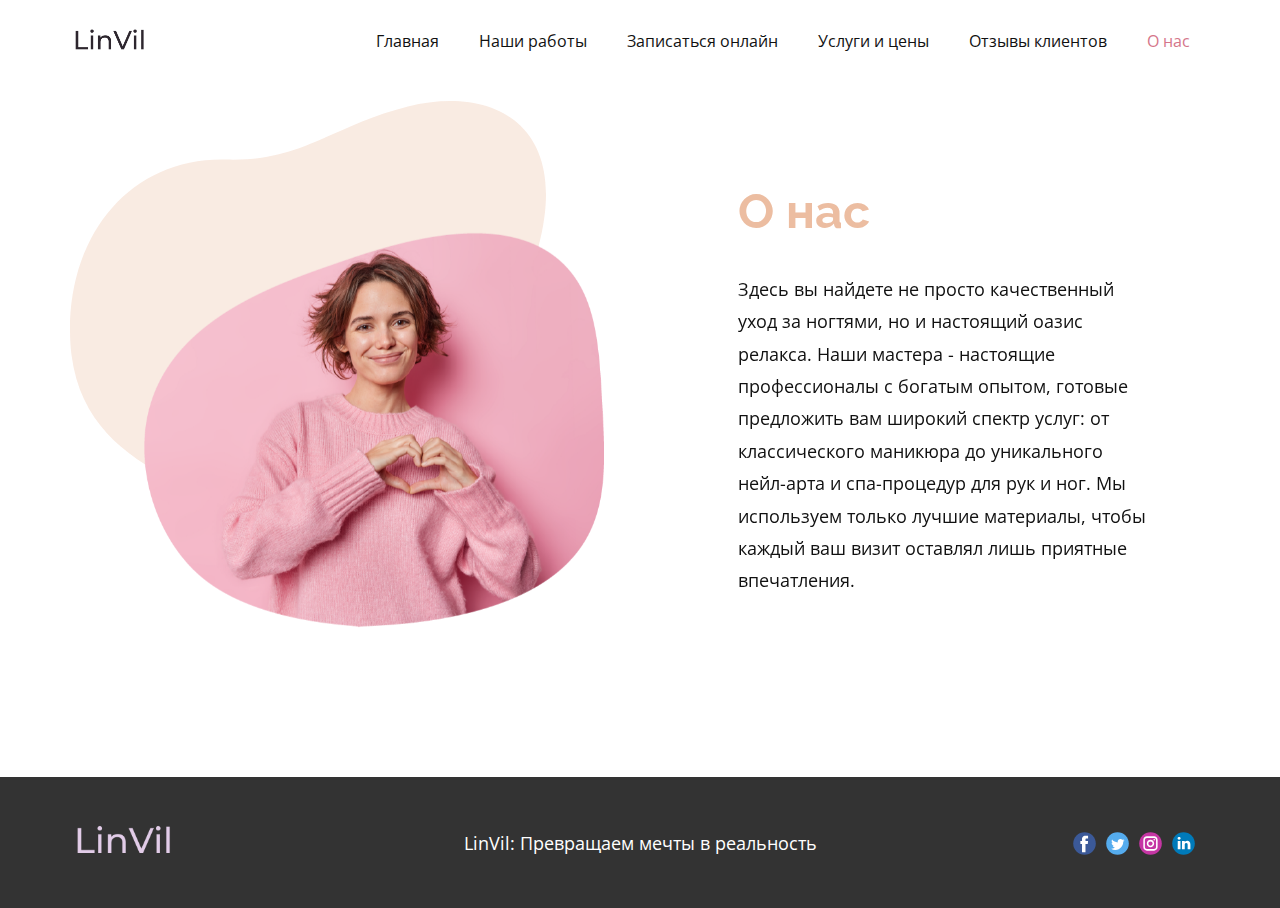
<file: О-нас.html>
<!DOCTYPE html>
<html style="font-size: 16px;" lang="ru"><head>
    <meta name="viewport" content="width=device-width, initial-scale=1.0">
    <meta charset="utf-8">
    <meta name="keywords" content="О нас​">
    <meta name="description" content="">
    <title>О нас</title>
    <link rel="stylesheet" href="style.css" media="screen">
<link rel="stylesheet" href="О-нас.css" media="screen">
    <script class="u-script" type="text/javascript" src="jquery.js" defer=""></script>
    <script class="u-script" type="text/javascript" src="style.js" defer=""></script>
    <link id="u-theme-google-font" rel="stylesheet" href="https://fonts.googleapis.com/css?family=Montserrat:100,100i,200,200i,300,300i,400,400i,500,500i,600,600i,700,700i,800,800i,900,900i|Open+Sans:300,300i,400,400i,500,500i,600,600i,700,700i,800,800i">
    <link id="u-page-google-font" rel="stylesheet" href="https://fonts.googleapis.com/css?family=Raleway:100,100i,200,200i,300,300i,400,400i,500,500i,600,600i,700,700i,800,800i,900,900i">
    
    
    
    <script type="application/ld+json">{
		"@context": "http://schema.org",
		"@type": "Organization",
		"name": "",
		"logo": "images/Frame30.png",
		"sameAs": []
}</script>
    <meta name="theme-color" content="#f9560d">
    <meta property="og:title" content="О нас">
    <meta property="og:type" content="website">
  <meta data-intl-tel-input-cdn-path="intlTelInput/"></head>
  <body data-path-to-root="./" data-include-products="false" class="u-body u-xl-mode" data-lang="ru"><header class="u-clearfix u-header u-header" id="sec-95e7"><div class="u-clearfix u-sheet u-sheet-1">
        <a class="u-image u-logo u-image-1" data-image-width="628" data-image-height="244">
          <img src="images/Frame30.png" class="u-logo-image u-logo-image-1">
        </a>
        <nav class="u-menu u-menu-hamburger u-offcanvas u-menu-1">
          <div class="menu-collapse" style="font-size: 1rem; letter-spacing: 0px;">
            <a class="u-button-style u-custom-left-right-menu-spacing u-custom-padding-bottom u-custom-top-bottom-menu-spacing u-nav-link u-text-active-palette-1-base u-text-hover-palette-2-base" href="#">
              <svg class="u-svg-link" viewBox="0 0 24 24"><use xmlns:xlink="http://www.w3.org/1999/xlink" xlink:href="#menu-hamburger"></use></svg>
              <svg class="u-svg-content" version="1.1" id="menu-hamburger" viewBox="0 0 16 16" x="0px" y="0px" xmlns:xlink="http://www.w3.org/1999/xlink" xmlns="http://www.w3.org/2000/svg"><g><rect y="1" width="16" height="2"></rect><rect y="7" width="16" height="2"></rect><rect y="13" width="16" height="2"></rect>
</g></svg>
            </a>
          </div>
          <div class="u-custom-menu u-nav-container">
            <ul class="u-nav u-unstyled u-nav-1"><li class="u-nav-item"><a class="u-button-style u-nav-link u-text-active-palette-3-base u-text-hover-palette-3-base" href="Главная.html" style="padding: 10px 20px;">Главная</a>
</li><li class="u-nav-item"><a class="u-button-style u-nav-link u-text-active-palette-3-base u-text-hover-palette-3-base" href="Наши-работы.html" style="padding: 10px 20px;">Наши работы</a>
</li><li class="u-nav-item"><a class="u-button-style u-nav-link u-text-active-palette-3-base u-text-hover-palette-3-base" href="Записаться-онлайн.html" style="padding: 10px 20px;">Записаться онлайн</a>
</li><li class="u-nav-item"><a class="u-button-style u-nav-link u-text-active-palette-3-base u-text-hover-palette-3-base" href="Услуги-и-цены.html" style="padding: 10px 20px;">Услуги и цены</a>
</li><li class="u-nav-item"><a class="u-button-style u-nav-link u-text-active-palette-3-base u-text-hover-palette-3-base" href="Отзывы-клиентов.html" style="padding: 10px 20px;">Отзывы клиентов</a>
</li><li class="u-nav-item"><a class="u-button-style u-nav-link u-text-active-palette-3-base u-text-hover-palette-3-base" href="О-нас.html" style="padding: 10px 20px;">О нас</a>
</li></ul>
          </div>
          <div class="u-custom-menu u-nav-container-collapse">
            <div class="u-black u-container-style u-inner-container-layout u-opacity u-opacity-95 u-sidenav">
              <div class="u-inner-container-layout u-sidenav-overflow">
                <div class="u-menu-close"></div>
                <ul class="u-align-center u-nav u-popupmenu-items u-unstyled u-nav-2"><li class="u-nav-item"><a class="u-button-style u-nav-link" href="Главная.html">Главная</a>
</li><li class="u-nav-item"><a class="u-button-style u-nav-link" href="Наши-работы.html">Наши работы</a>
</li><li class="u-nav-item"><a class="u-button-style u-nav-link" href="Записаться-онлайн.html">Записаться онлайн</a>
</li><li class="u-nav-item"><a class="u-button-style u-nav-link" href="Услуги-и-цены.html">Услуги и цены</a>
</li><li class="u-nav-item"><a class="u-button-style u-nav-link" href="Отзывы-клиентов.html">Отзывы клиентов</a>
</li><li class="u-nav-item"><a class="u-button-style u-nav-link" href="О-нас.html">О нас</a>
</li></ul>
              </div>
            </div>
            <div class="u-black u-menu-overlay u-opacity u-opacity-70"></div>
          </div>
        </nav>
      </div></header>
    <section class="u-clearfix u-container-align-center u-valign-middle u-white u-section-1" id="sec-f297">
      <div class="data-layout-selected u-clearfix u-layout-wrap u-layout-wrap-1">
        <div class="u-layout" style="">
          <div class="u-layout-row" style="">
            <div class="u-align-center u-container-style u-layout-cell u-shape-rectangle u-size-32-lg u-size-32-xl u-size-60-md u-size-60-sm u-size-60-xs u-layout-cell-1">
              <div class="u-container-layout u-valign-middle-sm u-valign-middle-xs u-container-layout-1">
                <div class="u-expanded-width-xs u-opacity u-opacity-55 u-shape u-shape-svg u-text-palette-2-light-2 u-shape-1" data-animation-name="customAnimationIn" data-animation-duration="1500" data-animation-delay="250">
                  <svg class="u-svg-link" preserveAspectRatio="none" viewBox="0 0 160 160" style=""><use xmlns:xlink="http://www.w3.org/1999/xlink" xlink:href="#svg-293e"></use></svg>
                  <svg class="u-svg-content" viewBox="0 0 160 160" x="0px" y="0px" id="svg-293e"><path d="M157.4,45.5c11.3-39.1-16.3-50.2-43.8-43.8c-25.2,5.8-35.5,17.2-61,16.5C21.7,17.4,0,39.8,0,71.3
	c0,49.1,58.2,47.8,76.2,68.5c38.8,44.7,92.8,8.2,79.3-40.3C148.1,73.2,155.9,50.6,157.4,45.5z"></path></svg>
                </div>
                <img class="u-expanded-width-sm u-expanded-width-xs u-image u-image-contain u-image-1" src="images/52.png" data-image-width="711" data-image-height="609" data-animation-name="customAnimationIn" data-animation-duration="1500" data-animation-delay="500">
                <div class="u-opacity u-opacity-60 u-palette-2-light-2 u-shape u-shape-circle u-shape-2" data-animation-name="customAnimationIn" data-animation-duration="1500" data-animation-delay="750"></div>
              </div>
            </div>
            <div class="u-align-left u-container-align-left u-container-style u-layout-cell u-size-28-lg u-size-28-xl u-size-60-md u-size-60-sm u-size-60-xs u-layout-cell-2" data-animation-name="customAnimationIn" data-animation-duration="1500" data-animation-delay="500">
              <div class="u-container-layout u-container-layout-2">
                <h1 class="u-align-left u-text u-text-palette-2-base u-text-1">О нас </h1>
                <p class="u-align-left u-text u-text-2">Здесь вы найдете не просто качественный уход за ногтями, но и настоящий оазис релакса. Наши мастера - настоящие профессионалы с богатым опытом, готовые предложить вам широкий спектр услуг: от классического маникюра до уникального нейл-арта и спа-процедур для рук и ног. Мы используем только лучшие материалы, чтобы каждый ваш визит оставлял лишь приятные впечатления.<br>
                </p>
              </div>
            </div>
          </div>
        </div>
      </div>
    </section>
    
    
    
    <footer class="u-align-center-md u-align-center-sm u-align-center-xs u-clearfix u-footer u-grey-80" id="sec-31eb"><div class="u-clearfix u-sheet u-sheet-1">
        <a class="u-image u-logo u-image-1" data-image-width="628" data-image-height="244">
          <img src="images/Frame301.png" class="u-logo-image u-logo-image-1">
        </a>
        <p class="u-align-center-lg u-align-center-md u-align-center-xl u-text u-text-1">LinVil: Превращаем мечты в реальность </p>
        <div class="u-align-left u-social-icons u-spacing-10 u-social-icons-1">
          <a class="u-social-url" title="facebook" target="_blank" href=""><span class="u-icon u-social-facebook u-social-icon u-icon-1"><svg class="u-svg-link" preserveAspectRatio="xMidYMin slice" viewBox="0 0 112 112" style=""><use xmlns:xlink="http://www.w3.org/1999/xlink" xlink:href="#svg-2b4d"></use></svg><svg class="u-svg-content" viewBox="0 0 112 112" x="0" y="0" id="svg-2b4d"><circle fill="currentColor" cx="56.1" cy="56.1" r="55"></circle><path fill="#FFFFFF" d="M73.5,31.6h-9.1c-1.4,0-3.6,0.8-3.6,3.9v8.5h12.6L72,58.3H60.8v40.8H43.9V58.3h-8V43.9h8v-9.2
      c0-6.7,3.1-17,17-17h12.5v13.9H73.5z"></path></svg></span>
          </a>
          <a class="u-social-url" title="twitter" target="_blank" href=""><span class="u-icon u-social-icon u-social-twitter u-icon-2"><svg class="u-svg-link" preserveAspectRatio="xMidYMin slice" viewBox="0 0 112 112" style=""><use xmlns:xlink="http://www.w3.org/1999/xlink" xlink:href="#svg-120e"></use></svg><svg class="u-svg-content" viewBox="0 0 112 112" x="0" y="0" id="svg-120e"><circle fill="currentColor" class="st0" cx="56.1" cy="56.1" r="55"></circle><path fill="#FFFFFF" d="M83.8,47.3c0,0.6,0,1.2,0,1.7c0,17.7-13.5,38.2-38.2,38.2C38,87.2,31,85,25,81.2c1,0.1,2.1,0.2,3.2,0.2
      c6.3,0,12.1-2.1,16.7-5.7c-5.9-0.1-10.8-4-12.5-9.3c0.8,0.2,1.7,0.2,2.5,0.2c1.2,0,2.4-0.2,3.5-0.5c-6.1-1.2-10.8-6.7-10.8-13.1
      c0-0.1,0-0.1,0-0.2c1.8,1,3.9,1.6,6.1,1.7c-3.6-2.4-6-6.5-6-11.2c0-2.5,0.7-4.8,1.8-6.7c6.6,8.1,16.5,13.5,27.6,14
      c-0.2-1-0.3-2-0.3-3.1c0-7.4,6-13.4,13.4-13.4c3.9,0,7.3,1.6,9.8,4.2c3.1-0.6,5.9-1.7,8.5-3.3c-1,3.1-3.1,5.8-5.9,7.4
      c2.7-0.3,5.3-1,7.7-2.1C88.7,43,86.4,45.4,83.8,47.3z"></path></svg></span>
          </a>
          <a class="u-social-url" title="instagram" target="_blank" href=""><span class="u-icon u-social-icon u-social-instagram u-icon-3"><svg class="u-svg-link" preserveAspectRatio="xMidYMin slice" viewBox="0 0 112 112" style=""><use xmlns:xlink="http://www.w3.org/1999/xlink" xlink:href="#svg-771a"></use></svg><svg class="u-svg-content" viewBox="0 0 112 112" x="0" y="0" id="svg-771a"><circle fill="currentColor" cx="56.1" cy="56.1" r="55"></circle><path fill="#FFFFFF" d="M55.9,38.2c-9.9,0-17.9,8-17.9,17.9C38,66,46,74,55.9,74c9.9,0,17.9-8,17.9-17.9C73.8,46.2,65.8,38.2,55.9,38.2
      z M55.9,66.4c-5.7,0-10.3-4.6-10.3-10.3c-0.1-5.7,4.6-10.3,10.3-10.3c5.7,0,10.3,4.6,10.3,10.3C66.2,61.8,61.6,66.4,55.9,66.4z"></path><path fill="#FFFFFF" d="M74.3,33.5c-2.3,0-4.2,1.9-4.2,4.2s1.9,4.2,4.2,4.2s4.2-1.9,4.2-4.2S76.6,33.5,74.3,33.5z"></path><path fill="#FFFFFF" d="M73.1,21.3H38.6c-9.7,0-17.5,7.9-17.5,17.5v34.5c0,9.7,7.9,17.6,17.5,17.6h34.5c9.7,0,17.5-7.9,17.5-17.5V38.8
      C90.6,29.1,82.7,21.3,73.1,21.3z M83,73.3c0,5.5-4.5,9.9-9.9,9.9H38.6c-5.5,0-9.9-4.5-9.9-9.9V38.8c0-5.5,4.5-9.9,9.9-9.9h34.5
      c5.5,0,9.9,4.5,9.9,9.9V73.3z"></path></svg></span>
          </a>
          <a class="u-social-url" title="linkedin" target="_blank" href=""><span class="u-icon u-social-icon u-social-linkedin u-icon-4"><svg class="u-svg-link" preserveAspectRatio="xMidYMin slice" viewBox="0 0 112 112" style=""><use xmlns:xlink="http://www.w3.org/1999/xlink" xlink:href="#svg-8da9"></use></svg><svg class="u-svg-content" viewBox="0 0 112 112" x="0" y="0" id="svg-8da9"><circle fill="currentColor" cx="56.1" cy="56.1" r="55"></circle><path fill="#FFFFFF" d="M41.3,83.7H27.9V43.4h13.4V83.7z M34.6,37.9L34.6,37.9c-4.6,0-7.5-3.1-7.5-7c0-4,3-7,7.6-7s7.4,3,7.5,7
      C42.2,34.8,39.2,37.9,34.6,37.9z M89.6,83.7H76.2V62.2c0-5.4-1.9-9.1-6.8-9.1c-3.7,0-5.9,2.5-6.9,4.9c-0.4,0.9-0.4,2.1-0.4,3.3v22.5
      H48.7c0,0,0.2-36.5,0-40.3h13.4v5.7c1.8-2.7,5-6.7,12.1-6.7c8.8,0,15.4,5.8,15.4,18.1V83.7z"></path></svg></span>
          </a>
        </div>
      </div></footer>
</body></html>
</file>
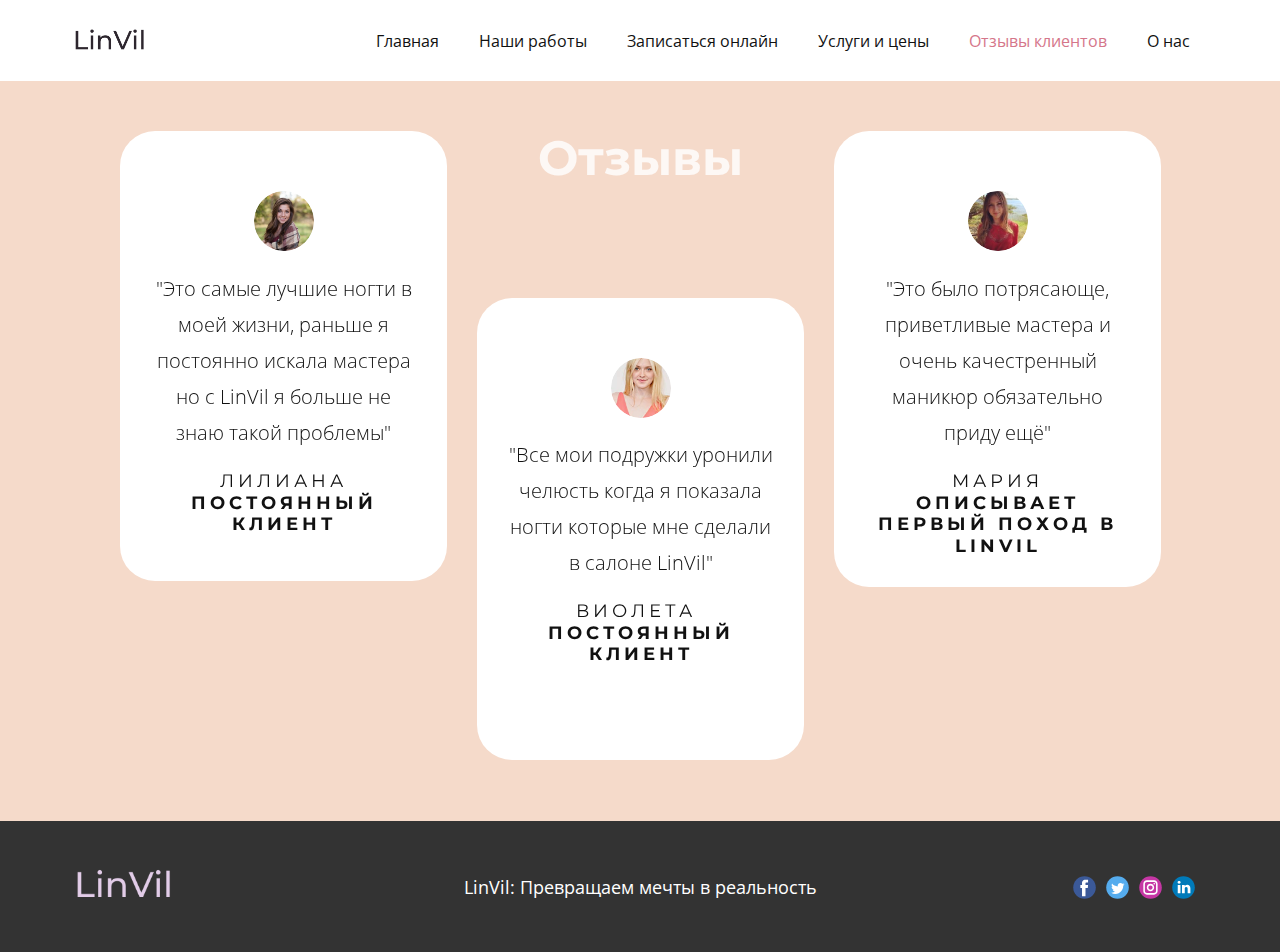
<file: Отзывы-клиентов.html>
<!DOCTYPE html>
<html style="font-size: 16px;" lang="ru"><head>
    <meta name="viewport" content="width=device-width, initial-scale=1.0">
    <meta charset="utf-8">
    <meta name="keywords" content="Отзывы">
    <meta name="description" content="">
    <title>Отзывы клиентов</title>
    <link rel="stylesheet" href="style.css" media="screen">
<link rel="stylesheet" href="Отзывы-клиентов.css" media="screen">
    <script class="u-script" type="text/javascript" src="jquery.js" defer=""></script>
    <script class="u-script" type="text/javascript" src="style.js" defer=""></script>
    <link id="u-theme-google-font" rel="stylesheet" href="https://fonts.googleapis.com/css?family=Montserrat:100,100i,200,200i,300,300i,400,400i,500,500i,600,600i,700,700i,800,800i,900,900i|Open+Sans:300,300i,400,400i,500,500i,600,600i,700,700i,800,800i">
    <link id="u-page-google-font" rel="stylesheet" href="https://fonts.googleapis.com/css?family=Montserrat:100,100i,200,200i,300,300i,400,400i,500,500i,600,600i,700,700i,800,800i,900,900i">
    
    
    
    <script type="application/ld+json">{
		"@context": "http://schema.org",
		"@type": "Organization",
		"name": "",
		"logo": "images/Frame30.png",
		"sameAs": []
}</script>
    <meta name="theme-color" content="#f9560d">
    <meta property="og:title" content="Отзывы клиентов">
    <meta property="og:type" content="website">
  <meta data-intl-tel-input-cdn-path="intlTelInput/"></head>
  <body data-path-to-root="./" data-include-products="false" class="u-body u-xl-mode" data-lang="ru"><header class="u-clearfix u-header u-header" id="sec-95e7"><div class="u-clearfix u-sheet u-sheet-1">
        <a class="u-image u-logo u-image-1" data-image-width="628" data-image-height="244">
          <img src="images/Frame30.png" class="u-logo-image u-logo-image-1">
        </a>
        <nav class="u-menu u-menu-hamburger u-offcanvas u-menu-1">
          <div class="menu-collapse" style="font-size: 1rem; letter-spacing: 0px;">
            <a class="u-button-style u-custom-left-right-menu-spacing u-custom-padding-bottom u-custom-top-bottom-menu-spacing u-nav-link u-text-active-palette-1-base u-text-hover-palette-2-base" href="#">
              <svg class="u-svg-link" viewBox="0 0 24 24"><use xmlns:xlink="http://www.w3.org/1999/xlink" xlink:href="#menu-hamburger"></use></svg>
              <svg class="u-svg-content" version="1.1" id="menu-hamburger" viewBox="0 0 16 16" x="0px" y="0px" xmlns:xlink="http://www.w3.org/1999/xlink" xmlns="http://www.w3.org/2000/svg"><g><rect y="1" width="16" height="2"></rect><rect y="7" width="16" height="2"></rect><rect y="13" width="16" height="2"></rect>
</g></svg>
            </a>
          </div>
          <div class="u-custom-menu u-nav-container">
            <ul class="u-nav u-unstyled u-nav-1"><li class="u-nav-item"><a class="u-button-style u-nav-link u-text-active-palette-3-base u-text-hover-palette-3-base" href="Главная.html" style="padding: 10px 20px;">Главная</a>
</li><li class="u-nav-item"><a class="u-button-style u-nav-link u-text-active-palette-3-base u-text-hover-palette-3-base" href="Наши-работы.html" style="padding: 10px 20px;">Наши работы</a>
</li><li class="u-nav-item"><a class="u-button-style u-nav-link u-text-active-palette-3-base u-text-hover-palette-3-base" href="Записаться-онлайн.html" style="padding: 10px 20px;">Записаться онлайн</a>
</li><li class="u-nav-item"><a class="u-button-style u-nav-link u-text-active-palette-3-base u-text-hover-palette-3-base" href="Услуги-и-цены.html" style="padding: 10px 20px;">Услуги и цены</a>
</li><li class="u-nav-item"><a class="u-button-style u-nav-link u-text-active-palette-3-base u-text-hover-palette-3-base" href="Отзывы-клиентов.html" style="padding: 10px 20px;">Отзывы клиентов</a>
</li><li class="u-nav-item"><a class="u-button-style u-nav-link u-text-active-palette-3-base u-text-hover-palette-3-base" href="О-нас.html" style="padding: 10px 20px;">О нас</a>
</li></ul>
          </div>
          <div class="u-custom-menu u-nav-container-collapse">
            <div class="u-black u-container-style u-inner-container-layout u-opacity u-opacity-95 u-sidenav">
              <div class="u-inner-container-layout u-sidenav-overflow">
                <div class="u-menu-close"></div>
                <ul class="u-align-center u-nav u-popupmenu-items u-unstyled u-nav-2"><li class="u-nav-item"><a class="u-button-style u-nav-link" href="Главная.html">Главная</a>
</li><li class="u-nav-item"><a class="u-button-style u-nav-link" href="Наши-работы.html">Наши работы</a>
</li><li class="u-nav-item"><a class="u-button-style u-nav-link" href="Записаться-онлайн.html">Записаться онлайн</a>
</li><li class="u-nav-item"><a class="u-button-style u-nav-link" href="Услуги-и-цены.html">Услуги и цены</a>
</li><li class="u-nav-item"><a class="u-button-style u-nav-link" href="Отзывы-клиентов.html">Отзывы клиентов</a>
</li><li class="u-nav-item"><a class="u-button-style u-nav-link" href="О-нас.html">О нас</a>
</li></ul>
              </div>
            </div>
            <div class="u-black u-menu-overlay u-opacity u-opacity-70"></div>
          </div>
        </nav>
      </div></header>
    <section class="u-align-center u-clearfix u-palette-2-light-2 u-valign-middle-xs u-section-1" id="sec-8050">
      <div class="u-expanded-width u-shape u-shape-svg u-text-palette-2-light-1 u-shape-1" data-animation-name="customAnimationIn" data-animation-duration="1500" data-animation-delay="750">
        <svg class="u-svg-link" preserveAspectRatio="none" viewBox="0 0 160 160" style=""><use xmlns:xlink="http://www.w3.org/1999/xlink" xlink:href="#svg-305a"></use></svg>
        <svg class="u-svg-content" viewBox="0 0 160 160" x="0px" y="0px" id="svg-305a"><path d="M160,0v160H0V0H160z"></path></svg>
      </div>
      <div class="data-layout-selected u-clearfix u-gutter-30 u-layout-wrap u-layout-wrap-1">
        <div class="u-gutter-0 u-layout">
          <div class="u-layout-row">
            <div class="u-size-20">
              <div class="u-layout-col">
                <div class="u-align-center u-container-align-center u-container-style u-layout-cell u-radius u-shape-round u-size-15 u-white u-layout-cell-1" data-animation-name="customAnimationIn" data-animation-duration="1500" data-animation-delay="500">
                  <div class="u-container-layout u-valign-top u-container-layout-1">
                    <div alt="" class="u-image u-image-circle u-image-1" data-image-width="203" data-image-height="203"></div>
                    <p class="u-align-center u-text u-text-body-color u-text-1">"Это самые лучшие ногти в моей жизни, раньше я постоянно искала мастера но с LinVil я больше не знаю такой проблемы"</p>
                    <h6 class="u-align-center u-text u-text-2">
                      <span style="font-weight: 700;">
                        <span style="font-weight: 400;">Лилиана</span>
                        <br>Постоянный клиент
                      </span>
                    </h6>
                  </div>
                </div>
                <div class="u-container-style u-hidden-sm u-hidden-xs u-layout-cell u-size-45 u-layout-cell-2">
                  <div class="u-container-layout u-container-layout-2"></div>
                </div>
              </div>
            </div>
            <div class="u-size-20">
              <div class="u-layout-col">
                <div class="u-container-style u-hidden-sm u-hidden-xs u-layout-cell u-size-30 u-layout-cell-3">
                  <div class="u-container-layout u-container-layout-3">
                    <h2 class="u-text u-text-default u-text-palette-2-light-3 u-text-3">Отзывы</h2>
                  </div>
                </div>
                <div class="u-align-center u-container-align-center u-container-style u-layout-cell u-radius u-shape-round u-size-30 u-white u-layout-cell-4" data-animation-name="customAnimationIn" data-animation-duration="1500" data-animation-delay="500">
                  <div class="u-container-layout u-valign-top u-container-layout-4">
                    <div alt="" class="u-image u-image-circle u-image-2" data-image-width="203" data-image-height="203"></div>
                    <p class="u-align-center u-text u-text-body-color u-text-4">"Все мои подружки уронили челюсть когда я показала ногти которые мне сделали в салоне LinVil"</p>
                    <h6 class="u-align-center u-text u-text-5">Виолета&nbsp;<br>
                      <span style="font-weight: 700;">Постоянный клиент</span>
                    </h6>
                  </div>
                </div>
              </div>
            </div>
            <div class="u-size-20">
              <div class="u-layout-col">
                <div class="u-align-center u-container-align-center u-container-style u-layout-cell u-radius u-shape-round u-size-45 u-white u-layout-cell-5" data-animation-name="customAnimationIn" data-animation-duration="1500" data-animation-delay="500">
                  <div class="u-container-layout u-valign-top u-container-layout-5">
                    <div alt="" class="u-image u-image-circle u-image-3" data-image-width="203" data-image-height="203"></div>
                    <p class="u-align-center u-text u-text-body-color u-text-6">"Это было потрясающе, приветливые мастера и очень качестренный маникюр обязательно приду ещё"</p>
                    <h6 class="u-align-center u-text u-text-7">Мария<span style="font-weight: 700;">
                        <br>Описывает первый поход в Linvil
                      </span>
                    </h6>
                  </div>
                </div>
                <div class="u-container-style u-hidden-sm u-hidden-xs u-layout-cell u-size-15 u-layout-cell-6">
                  <div class="u-container-layout u-container-layout-6"></div>
                </div>
              </div>
            </div>
          </div>
        </div>
      </div>
    </section>
    
    
    
    <footer class="u-align-center-md u-align-center-sm u-align-center-xs u-clearfix u-footer u-grey-80" id="sec-31eb"><div class="u-clearfix u-sheet u-sheet-1">
        <a class="u-image u-logo u-image-1" data-image-width="628" data-image-height="244">
          <img src="images/Frame301.png" class="u-logo-image u-logo-image-1">
        </a>
        <p class="u-align-center-lg u-align-center-md u-align-center-xl u-text u-text-1">LinVil: Превращаем мечты в реальность </p>
        <div class="u-align-left u-social-icons u-spacing-10 u-social-icons-1">
          <a class="u-social-url" title="facebook" target="_blank" href=""><span class="u-icon u-social-facebook u-social-icon u-icon-1"><svg class="u-svg-link" preserveAspectRatio="xMidYMin slice" viewBox="0 0 112 112" style=""><use xmlns:xlink="http://www.w3.org/1999/xlink" xlink:href="#svg-2b4d"></use></svg><svg class="u-svg-content" viewBox="0 0 112 112" x="0" y="0" id="svg-2b4d"><circle fill="currentColor" cx="56.1" cy="56.1" r="55"></circle><path fill="#FFFFFF" d="M73.5,31.6h-9.1c-1.4,0-3.6,0.8-3.6,3.9v8.5h12.6L72,58.3H60.8v40.8H43.9V58.3h-8V43.9h8v-9.2
      c0-6.7,3.1-17,17-17h12.5v13.9H73.5z"></path></svg></span>
          </a>
          <a class="u-social-url" title="twitter" target="_blank" href=""><span class="u-icon u-social-icon u-social-twitter u-icon-2"><svg class="u-svg-link" preserveAspectRatio="xMidYMin slice" viewBox="0 0 112 112" style=""><use xmlns:xlink="http://www.w3.org/1999/xlink" xlink:href="#svg-120e"></use></svg><svg class="u-svg-content" viewBox="0 0 112 112" x="0" y="0" id="svg-120e"><circle fill="currentColor" class="st0" cx="56.1" cy="56.1" r="55"></circle><path fill="#FFFFFF" d="M83.8,47.3c0,0.6,0,1.2,0,1.7c0,17.7-13.5,38.2-38.2,38.2C38,87.2,31,85,25,81.2c1,0.1,2.1,0.2,3.2,0.2
      c6.3,0,12.1-2.1,16.7-5.7c-5.9-0.1-10.8-4-12.5-9.3c0.8,0.2,1.7,0.2,2.5,0.2c1.2,0,2.4-0.2,3.5-0.5c-6.1-1.2-10.8-6.7-10.8-13.1
      c0-0.1,0-0.1,0-0.2c1.8,1,3.9,1.6,6.1,1.7c-3.6-2.4-6-6.5-6-11.2c0-2.5,0.7-4.8,1.8-6.7c6.6,8.1,16.5,13.5,27.6,14
      c-0.2-1-0.3-2-0.3-3.1c0-7.4,6-13.4,13.4-13.4c3.9,0,7.3,1.6,9.8,4.2c3.1-0.6,5.9-1.7,8.5-3.3c-1,3.1-3.1,5.8-5.9,7.4
      c2.7-0.3,5.3-1,7.7-2.1C88.7,43,86.4,45.4,83.8,47.3z"></path></svg></span>
          </a>
          <a class="u-social-url" title="instagram" target="_blank" href=""><span class="u-icon u-social-icon u-social-instagram u-icon-3"><svg class="u-svg-link" preserveAspectRatio="xMidYMin slice" viewBox="0 0 112 112" style=""><use xmlns:xlink="http://www.w3.org/1999/xlink" xlink:href="#svg-771a"></use></svg><svg class="u-svg-content" viewBox="0 0 112 112" x="0" y="0" id="svg-771a"><circle fill="currentColor" cx="56.1" cy="56.1" r="55"></circle><path fill="#FFFFFF" d="M55.9,38.2c-9.9,0-17.9,8-17.9,17.9C38,66,46,74,55.9,74c9.9,0,17.9-8,17.9-17.9C73.8,46.2,65.8,38.2,55.9,38.2
      z M55.9,66.4c-5.7,0-10.3-4.6-10.3-10.3c-0.1-5.7,4.6-10.3,10.3-10.3c5.7,0,10.3,4.6,10.3,10.3C66.2,61.8,61.6,66.4,55.9,66.4z"></path><path fill="#FFFFFF" d="M74.3,33.5c-2.3,0-4.2,1.9-4.2,4.2s1.9,4.2,4.2,4.2s4.2-1.9,4.2-4.2S76.6,33.5,74.3,33.5z"></path><path fill="#FFFFFF" d="M73.1,21.3H38.6c-9.7,0-17.5,7.9-17.5,17.5v34.5c0,9.7,7.9,17.6,17.5,17.6h34.5c9.7,0,17.5-7.9,17.5-17.5V38.8
      C90.6,29.1,82.7,21.3,73.1,21.3z M83,73.3c0,5.5-4.5,9.9-9.9,9.9H38.6c-5.5,0-9.9-4.5-9.9-9.9V38.8c0-5.5,4.5-9.9,9.9-9.9h34.5
      c5.5,0,9.9,4.5,9.9,9.9V73.3z"></path></svg></span>
          </a>
          <a class="u-social-url" title="linkedin" target="_blank" href=""><span class="u-icon u-social-icon u-social-linkedin u-icon-4"><svg class="u-svg-link" preserveAspectRatio="xMidYMin slice" viewBox="0 0 112 112" style=""><use xmlns:xlink="http://www.w3.org/1999/xlink" xlink:href="#svg-8da9"></use></svg><svg class="u-svg-content" viewBox="0 0 112 112" x="0" y="0" id="svg-8da9"><circle fill="currentColor" cx="56.1" cy="56.1" r="55"></circle><path fill="#FFFFFF" d="M41.3,83.7H27.9V43.4h13.4V83.7z M34.6,37.9L34.6,37.9c-4.6,0-7.5-3.1-7.5-7c0-4,3-7,7.6-7s7.4,3,7.5,7
      C42.2,34.8,39.2,37.9,34.6,37.9z M89.6,83.7H76.2V62.2c0-5.4-1.9-9.1-6.8-9.1c-3.7,0-5.9,2.5-6.9,4.9c-0.4,0.9-0.4,2.1-0.4,3.3v22.5
      H48.7c0,0,0.2-36.5,0-40.3h13.4v5.7c1.8-2.7,5-6.7,12.1-6.7c8.8,0,15.4,5.8,15.4,18.1V83.7z"></path></svg></span>
          </a>
        </div>
      </div></footer>
</body></html>
</file>
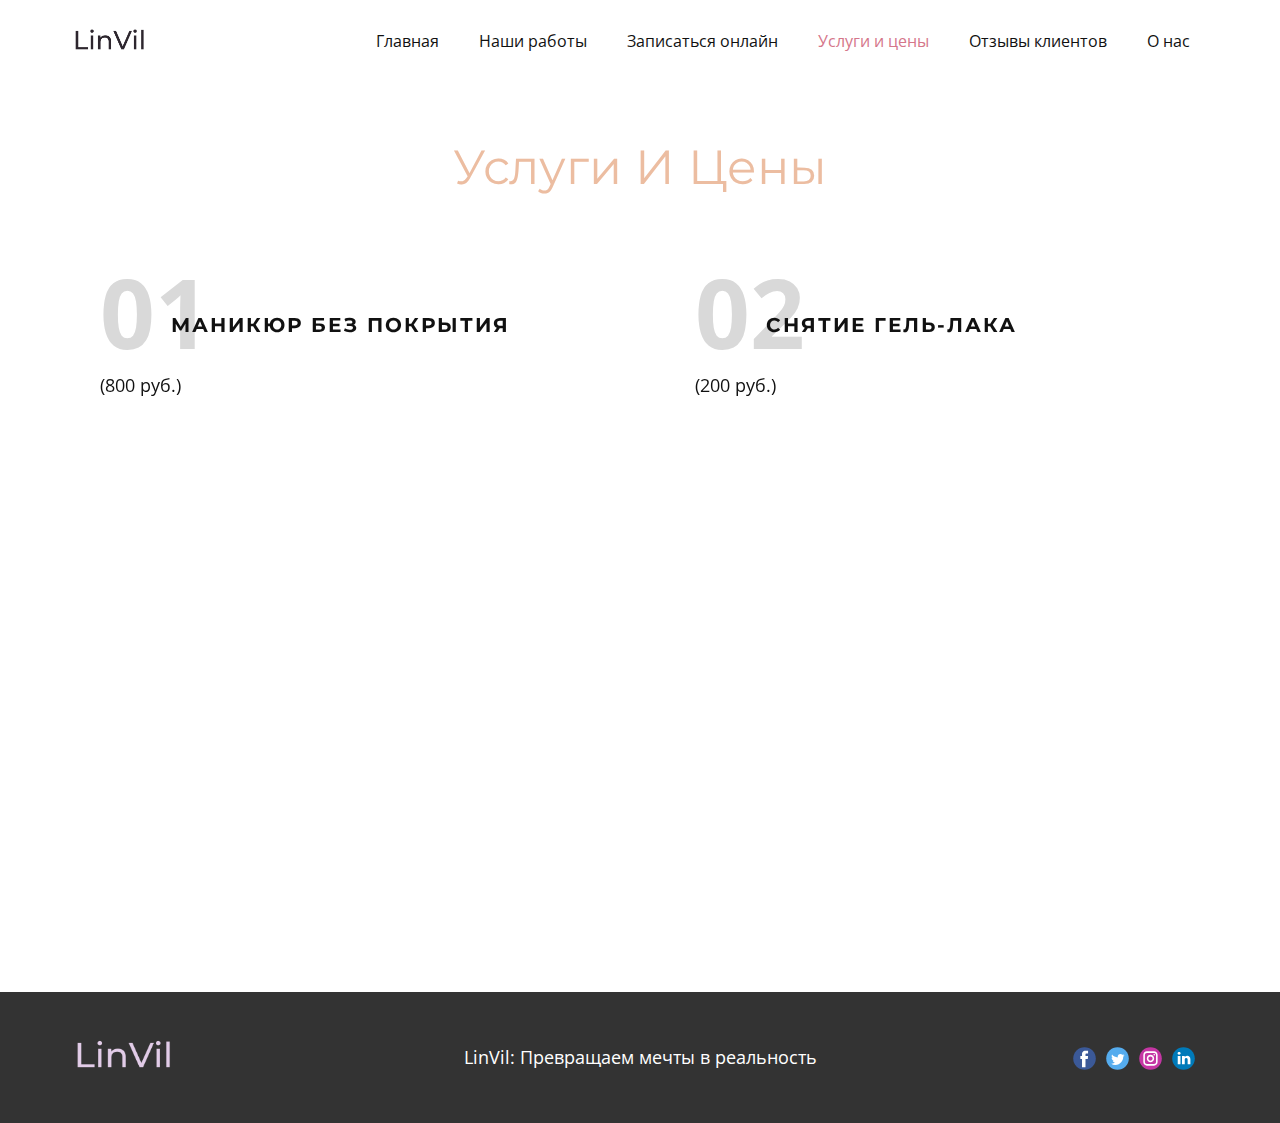
<file: Услуги-и-цены.html>
<!DOCTYPE html>
<html style="font-size: 16px;" lang="ru"><head>
    <meta name="viewport" content="width=device-width, initial-scale=1.0">
    <meta charset="utf-8">
    <meta name="keywords" content="Услуги И Цены​">
    <meta name="description" content="">
    <title>Услуги и цены</title>
    <link rel="stylesheet" href="style.css" media="screen">
<link rel="stylesheet" href="Услуги-и-цены.css" media="screen">
    <script class="u-script" type="text/javascript" src="jquery.js" defer=""></script>
    <script class="u-script" type="text/javascript" src="style.js" defer=""></script>
    <link id="u-theme-google-font" rel="stylesheet" href="https://fonts.googleapis.com/css?family=Montserrat:100,100i,200,200i,300,300i,400,400i,500,500i,600,600i,700,700i,800,800i,900,900i|Open+Sans:300,300i,400,400i,500,500i,600,600i,700,700i,800,800i">
    <link id="u-page-google-font" rel="stylesheet" href="https://fonts.googleapis.com/css?family=Montserrat:100,100i,200,200i,300,300i,400,400i,500,500i,600,600i,700,700i,800,800i,900,900i">
    <script type="application/ld+json">{
		"@context": "http://schema.org",
		"@type": "Organization",
		"name": "",
		"logo": "images/Frame30.png",
		"sameAs": []
}</script>
    <meta name="theme-color" content="#f9560d">
    <meta property="og:title" content="Услуги и цены">
    <meta property="og:type" content="website">
  <meta data-intl-tel-input-cdn-path="intlTelInput/"></head>
  <body data-path-to-root="./" data-include-products="false" class="u-body u-xl-mode" data-lang="ru"><header class="u-clearfix u-header u-header" id="sec-95e7"><div class="u-clearfix u-sheet u-sheet-1">
        <a class="u-image u-logo u-image-1" data-image-width="628" data-image-height="244">
          <img src="images/Frame30.png" class="u-logo-image u-logo-image-1">
        </a>
        <nav class="u-menu u-menu-hamburger u-offcanvas u-menu-1">
          <div class="menu-collapse" style="font-size: 1rem; letter-spacing: 0px;">
            <a class="u-button-style u-custom-left-right-menu-spacing u-custom-padding-bottom u-custom-top-bottom-menu-spacing u-nav-link u-text-active-palette-1-base u-text-hover-palette-2-base" href="#">
              <svg class="u-svg-link" viewBox="0 0 24 24"><use xmlns:xlink="http://www.w3.org/1999/xlink" xlink:href="#menu-hamburger"></use></svg>
              <svg class="u-svg-content" version="1.1" id="menu-hamburger" viewBox="0 0 16 16" x="0px" y="0px" xmlns:xlink="http://www.w3.org/1999/xlink" xmlns="http://www.w3.org/2000/svg"><g><rect y="1" width="16" height="2"></rect><rect y="7" width="16" height="2"></rect><rect y="13" width="16" height="2"></rect>
</g></svg>
            </a>
          </div>
          <div class="u-custom-menu u-nav-container">
            <ul class="u-nav u-unstyled u-nav-1"><li class="u-nav-item"><a class="u-button-style u-nav-link u-text-active-palette-3-base u-text-hover-palette-3-base" href="Главная.html" style="padding: 10px 20px;">Главная</a>
</li><li class="u-nav-item"><a class="u-button-style u-nav-link u-text-active-palette-3-base u-text-hover-palette-3-base" href="Наши-работы.html" style="padding: 10px 20px;">Наши работы</a>
</li><li class="u-nav-item"><a class="u-button-style u-nav-link u-text-active-palette-3-base u-text-hover-palette-3-base" href="Записаться-онлайн.html" style="padding: 10px 20px;">Записаться онлайн</a>
</li><li class="u-nav-item"><a class="u-button-style u-nav-link u-text-active-palette-3-base u-text-hover-palette-3-base" href="Услуги-и-цены.html" style="padding: 10px 20px;">Услуги и цены</a>
</li><li class="u-nav-item"><a class="u-button-style u-nav-link u-text-active-palette-3-base u-text-hover-palette-3-base" href="Отзывы-клиентов.html" style="padding: 10px 20px;">Отзывы клиентов</a>
</li><li class="u-nav-item"><a class="u-button-style u-nav-link u-text-active-palette-3-base u-text-hover-palette-3-base" href="О-нас.html" style="padding: 10px 20px;">О нас</a>
</li></ul>
          </div>
          <div class="u-custom-menu u-nav-container-collapse">
            <div class="u-black u-container-style u-inner-container-layout u-opacity u-opacity-95 u-sidenav">
              <div class="u-inner-container-layout u-sidenav-overflow">
                <div class="u-menu-close"></div>
                <ul class="u-align-center u-nav u-popupmenu-items u-unstyled u-nav-2"><li class="u-nav-item"><a class="u-button-style u-nav-link" href="Главная.html">Главная</a>
</li><li class="u-nav-item"><a class="u-button-style u-nav-link" href="Наши-работы.html">Наши работы</a>
</li><li class="u-nav-item"><a class="u-button-style u-nav-link" href="Записаться-онлайн.html">Записаться онлайн</a>
</li><li class="u-nav-item"><a class="u-button-style u-nav-link" href="Услуги-и-цены.html">Услуги и цены</a>
</li><li class="u-nav-item"><a class="u-button-style u-nav-link" href="Отзывы-клиентов.html">Отзывы клиентов</a>
</li><li class="u-nav-item"><a class="u-button-style u-nav-link" href="О-нас.html">О нас</a>
</li></ul>
              </div>
            </div>
            <div class="u-black u-menu-overlay u-opacity u-opacity-70"></div>
          </div>
        </nav>
      </div></header>
    <section class="u-align-center u-clearfix u-white u-section-1" id="sec-6147">
      <div class="u-clearfix u-sheet u-sheet-1">
        <h2 class="u-align-center u-text u-text-default u-text-font u-text-palette-2-base u-text-1" data-animation-name="customAnimationIn" data-animation-duration="1500">Услуги И Цены </h2>
        <div class="u-expanded-width u-list u-list-1">
          <div class="u-repeater u-repeater-1">
            <div class="u-align-left u-container-style u-list-item u-repeater-item u-shape-rectangle u-white u-list-item-1" data-animation-direction="Up" data-animation-name="customAnimationIn" data-animation-duration="1500" data-animation-delay="500">
              <div class="u-container-layout u-similar-container u-container-layout-1">
                <h3 class="u-align-left u-custom-font u-text u-text-font u-text-grey-15 u-text-2">01</h3>
                <h5 class="u-align-left u-text u-text-3"> маникюр без покрытия</h5>
                <p class="u-align-left u-text u-text-4">(800 руб.​)</p>
              </div>
            </div>
            <div class="u-align-left u-container-style u-list-item u-repeater-item u-shape-rectangle u-white u-list-item-2" data-animation-name="customAnimationIn" data-animation-duration="1500" data-animation-delay="500">
              <div class="u-container-layout u-similar-container u-container-layout-2">
                <h3 class="u-align-left u-custom-font u-text u-text-font u-text-grey-15 u-text-5">02</h3>
                <h5 class="u-align-left u-text u-text-6">Снятие гель-лака</h5>
                <p class="u-align-left u-text u-text-7">(200 руб.)</p>
              </div>
            </div>
            <div class="u-align-left u-container-style u-list-item u-repeater-item u-shape-rectangle u-white u-list-item-3" data-animation-direction="Up" data-animation-name="customAnimationIn" data-animation-duration="1500" data-animation-delay="750">
              <div class="u-container-layout u-similar-container u-container-layout-3">
                <h3 class="u-align-left u-custom-font u-text u-text-font u-text-grey-15 u-text-8">03</h3>
                <h5 class="u-align-left u-text u-text-9"> Укрепление твердым гелем</h5>
                <p class="u-align-left u-text u-text-10">(400 руб).</p>
              </div>
            </div>
            <div class="u-align-left u-container-style u-list-item u-repeater-item u-shape-rectangle u-white u-list-item-4" data-animation-direction="Up" data-animation-name="customAnimationIn" data-animation-duration="1500" data-animation-delay="750">
              <div class="u-container-layout u-similar-container u-container-layout-4">
                <h3 class="u-align-left u-custom-font u-text u-text-font u-text-grey-15 u-text-11">04</h3>
                <h5 class="u-align-left u-text u-text-12">Маникюр с однотонным покрытием</h5>
                <p class="u-align-left u-text u-text-13">(1 600 руб.)</p>
              </div>
            </div>
            <div class="u-align-left u-container-style u-list-item u-repeater-item u-shape-rectangle u-white u-list-item-5" data-animation-direction="Up" data-animation-name="customAnimationIn" data-animation-duration="1500" data-animation-delay="750">
              <div class="u-container-layout u-similar-container u-container-layout-5">
                <h3 class="u-align-left u-custom-font u-text u-text-font u-text-grey-15 u-text-14">05</h3>
                <h5 class="u-align-left u-text u-text-15">Маникюр детский</h5>
                <p class="u-align-left u-text u-text-16">(500&nbsp; руб.)</p>
              </div>
            </div>
            <div class="u-align-left u-container-style u-list-item u-repeater-item u-shape-rectangle u-white u-list-item-6" data-animation-direction="Up" data-animation-name="customAnimationIn" data-animation-duration="1500" data-animation-delay="750">
              <div class="u-container-layout u-similar-container u-container-layout-6">
                <h3 class="u-align-left u-custom-font u-text u-text-font u-text-grey-15 u-text-17">06</h3>
                <h5 class="u-align-left u-text u-text-18">Маникюр мужской</h5>
                <p class="u-align-left u-text u-text-19">(1 000 руб.)</p>
              </div>
            </div>
          </div>
        </div>
      </div>
    </section>
    
    
    
    <footer class="u-align-center-md u-align-center-sm u-align-center-xs u-clearfix u-footer u-grey-80" id="sec-31eb"><div class="u-clearfix u-sheet u-sheet-1">
        <a class="u-image u-logo u-image-1" data-image-width="628" data-image-height="244">
          <img src="images/Frame301.png" class="u-logo-image u-logo-image-1">
        </a>
        <p class="u-align-center-lg u-align-center-md u-align-center-xl u-text u-text-1">LinVil: Превращаем мечты в реальность </p>
        <div class="u-align-left u-social-icons u-spacing-10 u-social-icons-1">
          <a class="u-social-url" title="facebook" target="_blank" href=""><span class="u-icon u-social-facebook u-social-icon u-icon-1"><svg class="u-svg-link" preserveAspectRatio="xMidYMin slice" viewBox="0 0 112 112" style=""><use xmlns:xlink="http://www.w3.org/1999/xlink" xlink:href="#svg-2b4d"></use></svg><svg class="u-svg-content" viewBox="0 0 112 112" x="0" y="0" id="svg-2b4d"><circle fill="currentColor" cx="56.1" cy="56.1" r="55"></circle><path fill="#FFFFFF" d="M73.5,31.6h-9.1c-1.4,0-3.6,0.8-3.6,3.9v8.5h12.6L72,58.3H60.8v40.8H43.9V58.3h-8V43.9h8v-9.2
      c0-6.7,3.1-17,17-17h12.5v13.9H73.5z"></path></svg></span>
          </a>
          <a class="u-social-url" title="twitter" target="_blank" href=""><span class="u-icon u-social-icon u-social-twitter u-icon-2"><svg class="u-svg-link" preserveAspectRatio="xMidYMin slice" viewBox="0 0 112 112" style=""><use xmlns:xlink="http://www.w3.org/1999/xlink" xlink:href="#svg-120e"></use></svg><svg class="u-svg-content" viewBox="0 0 112 112" x="0" y="0" id="svg-120e"><circle fill="currentColor" class="st0" cx="56.1" cy="56.1" r="55"></circle><path fill="#FFFFFF" d="M83.8,47.3c0,0.6,0,1.2,0,1.7c0,17.7-13.5,38.2-38.2,38.2C38,87.2,31,85,25,81.2c1,0.1,2.1,0.2,3.2,0.2
      c6.3,0,12.1-2.1,16.7-5.7c-5.9-0.1-10.8-4-12.5-9.3c0.8,0.2,1.7,0.2,2.5,0.2c1.2,0,2.4-0.2,3.5-0.5c-6.1-1.2-10.8-6.7-10.8-13.1
      c0-0.1,0-0.1,0-0.2c1.8,1,3.9,1.6,6.1,1.7c-3.6-2.4-6-6.5-6-11.2c0-2.5,0.7-4.8,1.8-6.7c6.6,8.1,16.5,13.5,27.6,14
      c-0.2-1-0.3-2-0.3-3.1c0-7.4,6-13.4,13.4-13.4c3.9,0,7.3,1.6,9.8,4.2c3.1-0.6,5.9-1.7,8.5-3.3c-1,3.1-3.1,5.8-5.9,7.4
      c2.7-0.3,5.3-1,7.7-2.1C88.7,43,86.4,45.4,83.8,47.3z"></path></svg></span>
          </a>
          <a class="u-social-url" title="instagram" target="_blank" href=""><span class="u-icon u-social-icon u-social-instagram u-icon-3"><svg class="u-svg-link" preserveAspectRatio="xMidYMin slice" viewBox="0 0 112 112" style=""><use xmlns:xlink="http://www.w3.org/1999/xlink" xlink:href="#svg-771a"></use></svg><svg class="u-svg-content" viewBox="0 0 112 112" x="0" y="0" id="svg-771a"><circle fill="currentColor" cx="56.1" cy="56.1" r="55"></circle><path fill="#FFFFFF" d="M55.9,38.2c-9.9,0-17.9,8-17.9,17.9C38,66,46,74,55.9,74c9.9,0,17.9-8,17.9-17.9C73.8,46.2,65.8,38.2,55.9,38.2
      z M55.9,66.4c-5.7,0-10.3-4.6-10.3-10.3c-0.1-5.7,4.6-10.3,10.3-10.3c5.7,0,10.3,4.6,10.3,10.3C66.2,61.8,61.6,66.4,55.9,66.4z"></path><path fill="#FFFFFF" d="M74.3,33.5c-2.3,0-4.2,1.9-4.2,4.2s1.9,4.2,4.2,4.2s4.2-1.9,4.2-4.2S76.6,33.5,74.3,33.5z"></path><path fill="#FFFFFF" d="M73.1,21.3H38.6c-9.7,0-17.5,7.9-17.5,17.5v34.5c0,9.7,7.9,17.6,17.5,17.6h34.5c9.7,0,17.5-7.9,17.5-17.5V38.8
      C90.6,29.1,82.7,21.3,73.1,21.3z M83,73.3c0,5.5-4.5,9.9-9.9,9.9H38.6c-5.5,0-9.9-4.5-9.9-9.9V38.8c0-5.5,4.5-9.9,9.9-9.9h34.5
      c5.5,0,9.9,4.5,9.9,9.9V73.3z"></path></svg></span>
          </a>
          <a class="u-social-url" title="linkedin" target="_blank" href=""><span class="u-icon u-social-icon u-social-linkedin u-icon-4"><svg class="u-svg-link" preserveAspectRatio="xMidYMin slice" viewBox="0 0 112 112" style=""><use xmlns:xlink="http://www.w3.org/1999/xlink" xlink:href="#svg-8da9"></use></svg><svg class="u-svg-content" viewBox="0 0 112 112" x="0" y="0" id="svg-8da9"><circle fill="currentColor" cx="56.1" cy="56.1" r="55"></circle><path fill="#FFFFFF" d="M41.3,83.7H27.9V43.4h13.4V83.7z M34.6,37.9L34.6,37.9c-4.6,0-7.5-3.1-7.5-7c0-4,3-7,7.6-7s7.4,3,7.5,7
      C42.2,34.8,39.2,37.9,34.6,37.9z M89.6,83.7H76.2V62.2c0-5.4-1.9-9.1-6.8-9.1c-3.7,0-5.9,2.5-6.9,4.9c-0.4,0.9-0.4,2.1-0.4,3.3v22.5
      H48.7c0,0,0.2-36.5,0-40.3h13.4v5.7c1.8-2.7,5-6.7,12.1-6.7c8.8,0,15.4,5.8,15.4,18.1V83.7z"></path></svg></span>
          </a>
        </div>
      </div></footer>
</body></html>
</file>
